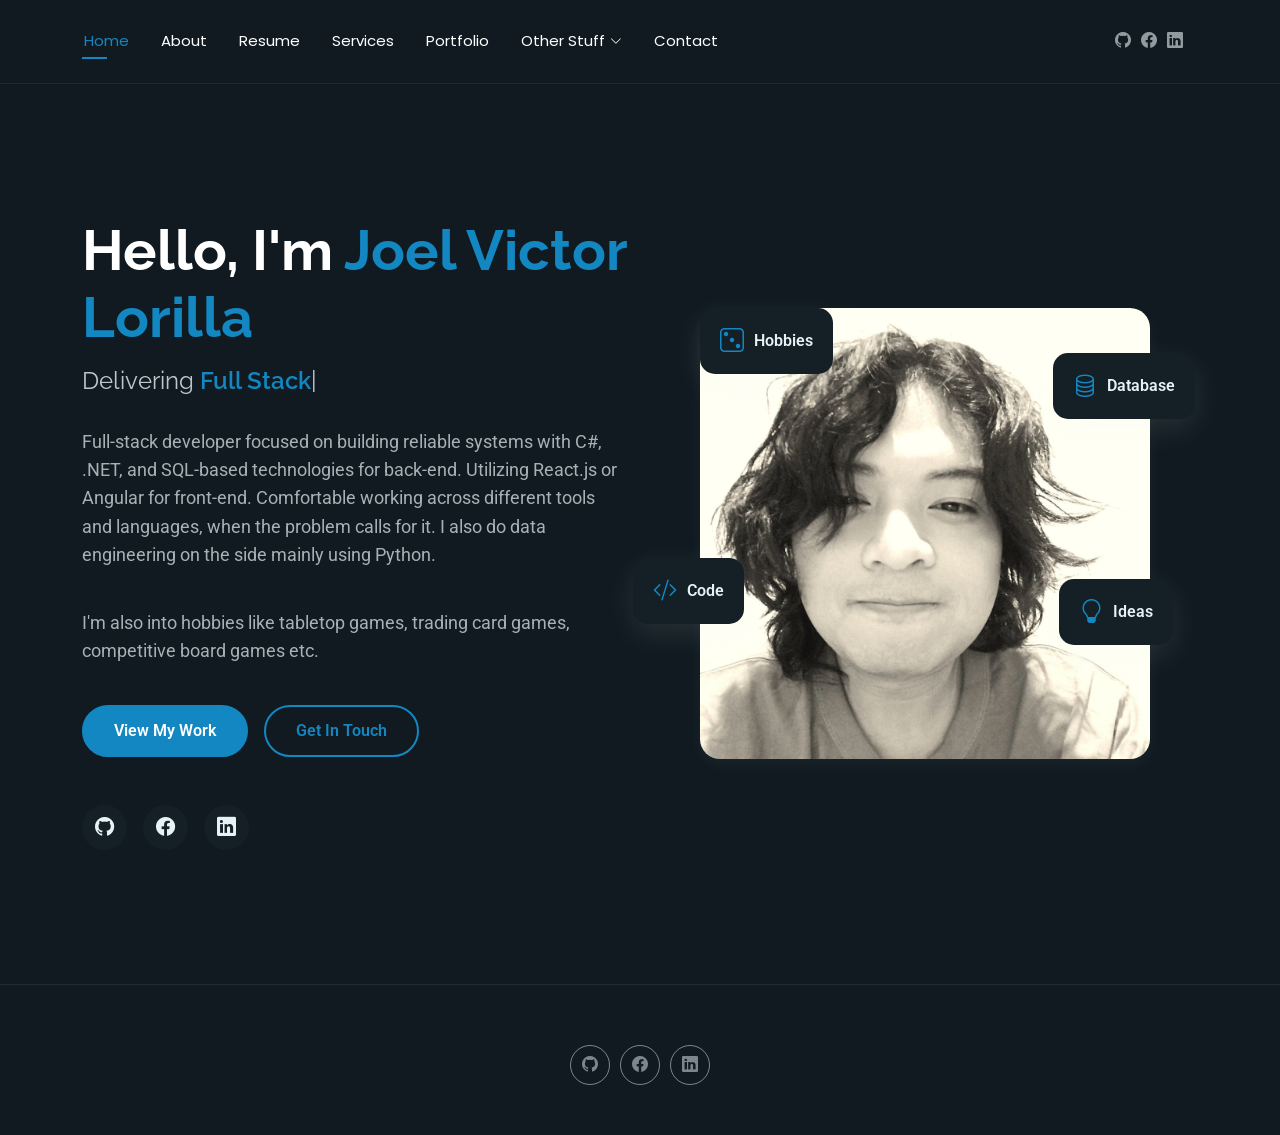
<file: index.html>
<!DOCTYPE html>
<html lang="en">

<head>
  <meta charset="utf-8">
  <meta content="width=device-width, initial-scale=1.0" name="viewport">
  <title>Joel Victor Lorilla | Home</title>
  <meta name="description" content="">
  <meta name="keywords" content="">

  <!-- Favicons -->
  <link href="assets/img/favicon_J_minimal.png" rel="icon">
  <link href="assets/img/apple-touch-icon.png" rel="apple-touch-icon">

  <!-- Fonts -->
  <link href="https://fonts.googleapis.com" rel="preconnect">
  <link href="https://fonts.gstatic.com" rel="preconnect" crossorigin>
  <link href="https://fonts.googleapis.com/css2?family=Roboto:ital,wght@0,100;0,300;0,400;0,500;0,700;0,900;1,100;1,300;1,400;1,500;1,700;1,900&family=Poppins:ital,wght@0,100;0,200;0,300;0,400;0,500;0,600;0,700;0,800;0,900;1,100;1,200;1,300;1,400;1,500;1,600;1,700;1,800;1,900&family=Raleway:ital,wght@0,100;0,200;0,300;0,400;0,500;0,600;0,700;0,800;0,900;1,100;1,200;1,300;1,400;1,500;1,600;1,700;1,800;1,900&display=swap" rel="stylesheet">

  <!-- Vendor CSS Files -->
  <link href="assets/vendor/bootstrap/css/bootstrap.min.css" rel="stylesheet">
  <link href="assets/vendor/bootstrap-icons/bootstrap-icons.css" rel="stylesheet">
  <link href="assets/vendor/aos/aos.css" rel="stylesheet">
  <link href="assets/vendor/swiper/swiper-bundle.min.css" rel="stylesheet">
  <link href="assets/vendor/glightbox/css/glightbox.min.css" rel="stylesheet">

  <!-- Main CSS File -->
  <link href="assets/css/main.css" rel="stylesheet">
</head>

<body class="index-page">

  <header id="header" class="header d-flex align-items-center light-background sticky-top">
    <div class="container position-relative d-flex align-items-center justify-content-between">

      <nav id="navmenu" class="navmenu">
        <ul>
          <li><a href="index.html">Home</a></li>
          <li><a href="about.html">About</a></li>
          <li><a href="resume.html">Resume</a></li>
          <li><a href="services.html">Services</a></li>
          <li><a href="portfolio.html">Portfolio</a></li>

          <!-- Dropdown Menu -->
          <li class="dropdown"><a href="#"><span>Other Stuff</span> <i class="bi bi-chevron-down toggle-dropdown"></i></a>
            <ul>
              <li class="dropdown"><a href="#"><span>Hobbies (Coming soon-ish...)</span> <i class="bi bi-chevron-down toggle-dropdown"></i></a>
                <ul>
                  <li><a href="#">BeyBlade X</a></li>
                  <li><a href="#">Magic: The Gathering</a></li>
                  <li><a href="#">Pokemon TCG</a></li>
                  <li><a href="#">Unmatched</a></li>
                </ul>
              </li>
            </ul>
          </li>
          <!-- End of Dropdown Menu -->

          <li><a href="contact.html">Contact</a></li>
        </ul>
        <i class="mobile-nav-toggle d-xl-none bi bi-list"></i>
      </nav>

      <div class="header-social-links">
        <a href="https://github.com/ShikaSan" class="github"><i class="bi bi-github"></i></a>
        <a href="https://web.facebook.com/4leafcloveryotsuba/" class="facebook"><i class="bi bi-facebook"></i></a>
        <a href="https://www.linkedin.com/in/joel-victor-lorilla-631883193" class="linkedin"><i class="bi bi-linkedin"></i></a>
      </div>

    </div>
  </header>

  <main class="main">

    <!-- Hero Section -->
    <section id="hero" class="hero section">

      <div class="container" data-aos="fade-up" data-aos-delay="100">

        <div class="row gy-4 align-items-center">
          <div class="col-lg-6 order-2 order-lg-1">
            <div class="hero-content">
              <h1 data-aos="fade-up" data-aos-delay="200">Hello, I'm <span class="highlight">Joel Victor Lorilla</span></h1>
              <h2 data-aos="fade-up" data-aos-delay="300">Delivering <span class="typed" data-typed-items="Full Stack Development, Database Management, Data Engineering"></span></h2>
              <p data-aos="fade-up" data-aos-delay="400">Full-stack developer focused on building reliable systems with C#, .NET, and SQL-based technologies for back-end. Utilizing React.js or Angular for front-end. Comfortable working across different tools and languages, when the problem calls for it. I also do data engineering on the side mainly using Python.</p>
                
              <p>I'm also into hobbies like tabletop games, trading card games, competitive board games etc.</p>
              <div class="hero-actions" data-aos="fade-up" data-aos-delay="500">
                <a href="portfolio.html" class="btn btn-primary">View My Work</a>
                <a href="contact.html" class="btn btn-outline">Get In Touch</a>
              </div>
              <div class="social-links" data-aos="fade-up" data-aos-delay="600">
                <a href="https://github.com/ShikaSan"><i class="bi bi-github"></i></a>
                <a href="https://web.facebook.com/4leafcloveryotsuba/"><i class="bi bi-facebook"></i></a>
                <a href="https://www.linkedin.com/in/joel-victor-lorilla-631883193"><i class="bi bi-linkedin"></i></a>
              </div>
            </div>
          </div>
          <div class="col-lg-6 order-1 order-lg-2">
            <div class="hero-image" data-aos="zoom-in" data-aos-delay="300">
              <div class="image-wrapper">
                <img src="assets/img/profile/me.webp" alt="Joel Victor Lorilla" class="img-fluid">
                <div class="floating-elements">
                  <div class="floating-card design" data-aos="fade-left" data-aos-delay="700">
                    <i class="bi bi-database"></i>
                    <span>Database</span>
                  </div>
                  <div class="floating-card code" data-aos="fade-right" data-aos-delay="800">
                    <i class="bi bi-code-slash"></i>
                    <span>Code</span>
                  </div>
                  <div class="floating-card creativity" data-aos="fade-up" data-aos-delay="900">
                    <i class="bi bi-lightbulb"></i>
                    <span>Ideas</span>
                  </div>
                  <div class="floating-card hobby" data-aos="fade-up" data-aos-delay="900">
                    <i class="bi bi-dice-3"></i>
                    <span>Hobbies</span>
                  </div>
                </div>
              </div>
            </div>
          </div>
        </div>

      </div>

    </section><!-- /Hero Section -->

  </main>

  <footer id="footer" class="footer">

    <div class="container">
      <div class="copyright text-center ">
        <!-- <p>© <span>Copyright</span> <strong class="px-1 sitename">FolioOne</strong> <span>All Rights Reserved<br></span></p> -->
      </div>
      <div class="social-links d-flex justify-content-center">
        <a href="https://github.com/ShikaSan"><i class="bi bi-github"></i></a>
        <a href="https://web.facebook.com/4leafcloveryotsuba/"><i class="bi bi-facebook"></i></a>
        <a href="https://www.linkedin.com/in/joel-victor-lorilla-631883193"><i class="bi bi-linkedin"></i></a>
      </div>
      <div class="credits">
      </div>
    </div>

  </footer>

  <!-- Scroll Top -->
  <a href="#" id="scroll-top" class="scroll-top d-flex align-items-center justify-content-center"><i class="bi bi-arrow-up-short"></i></a>

  <!-- Preloader -->
  <div id="preloader"></div>

  <!-- Vendor JS Files -->
  <script src="assets/vendor/bootstrap/js/bootstrap.bundle.min.js"></script>
  <script src="assets/vendor/php-email-form/validate.js"></script>
  <script src="assets/vendor/aos/aos.js"></script>
  <script src="assets/vendor/typed.js/typed.umd.js"></script>
  <script src="assets/vendor/waypoints/noframework.waypoints.js"></script>
  <script src="assets/vendor/purecounter/purecounter_vanilla.js"></script>
  <script src="assets/vendor/swiper/swiper-bundle.min.js"></script>
  <script src="assets/vendor/imagesloaded/imagesloaded.pkgd.min.js"></script>
  <script src="assets/vendor/isotope-layout/isotope.pkgd.min.js"></script>
  <script src="assets/vendor/glightbox/js/glightbox.min.js"></script>

  <!-- Main JS File -->
  <script src="assets/js/main.js"></script>

</body>

</html>
</file>
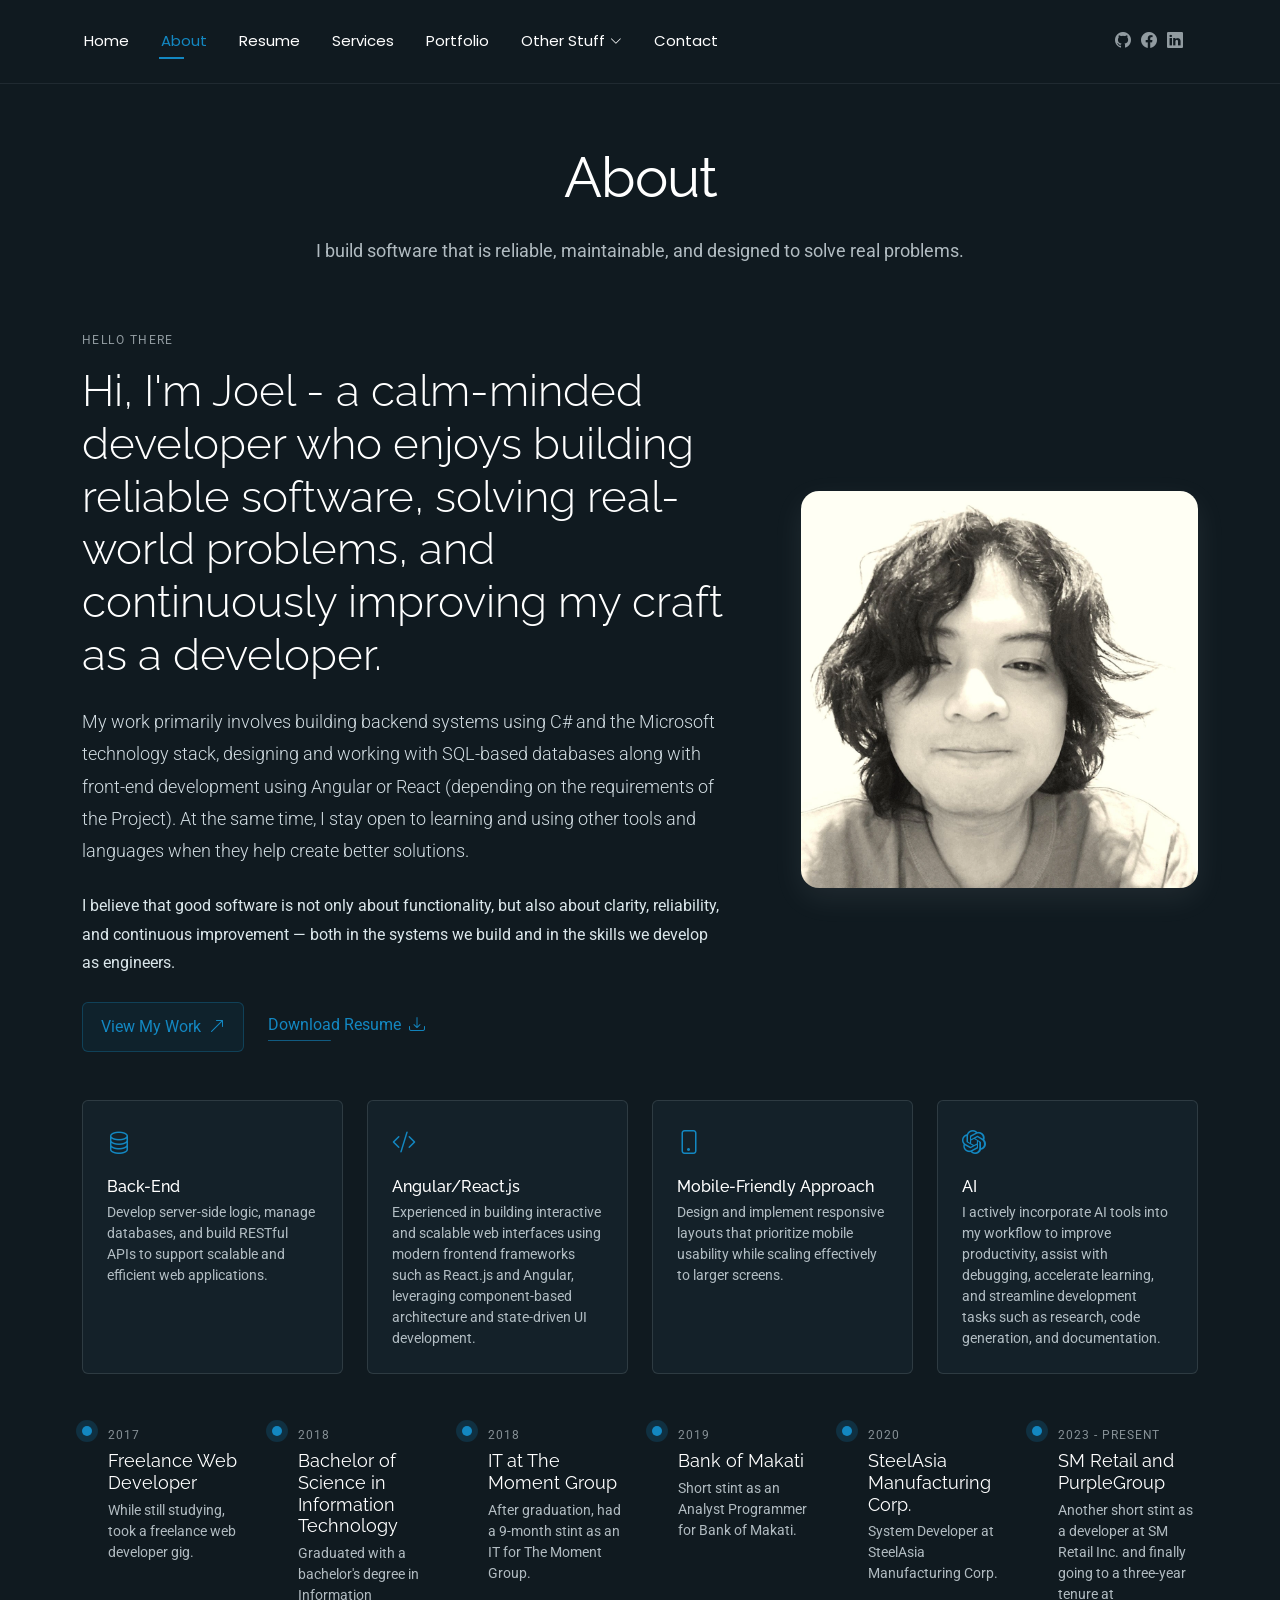
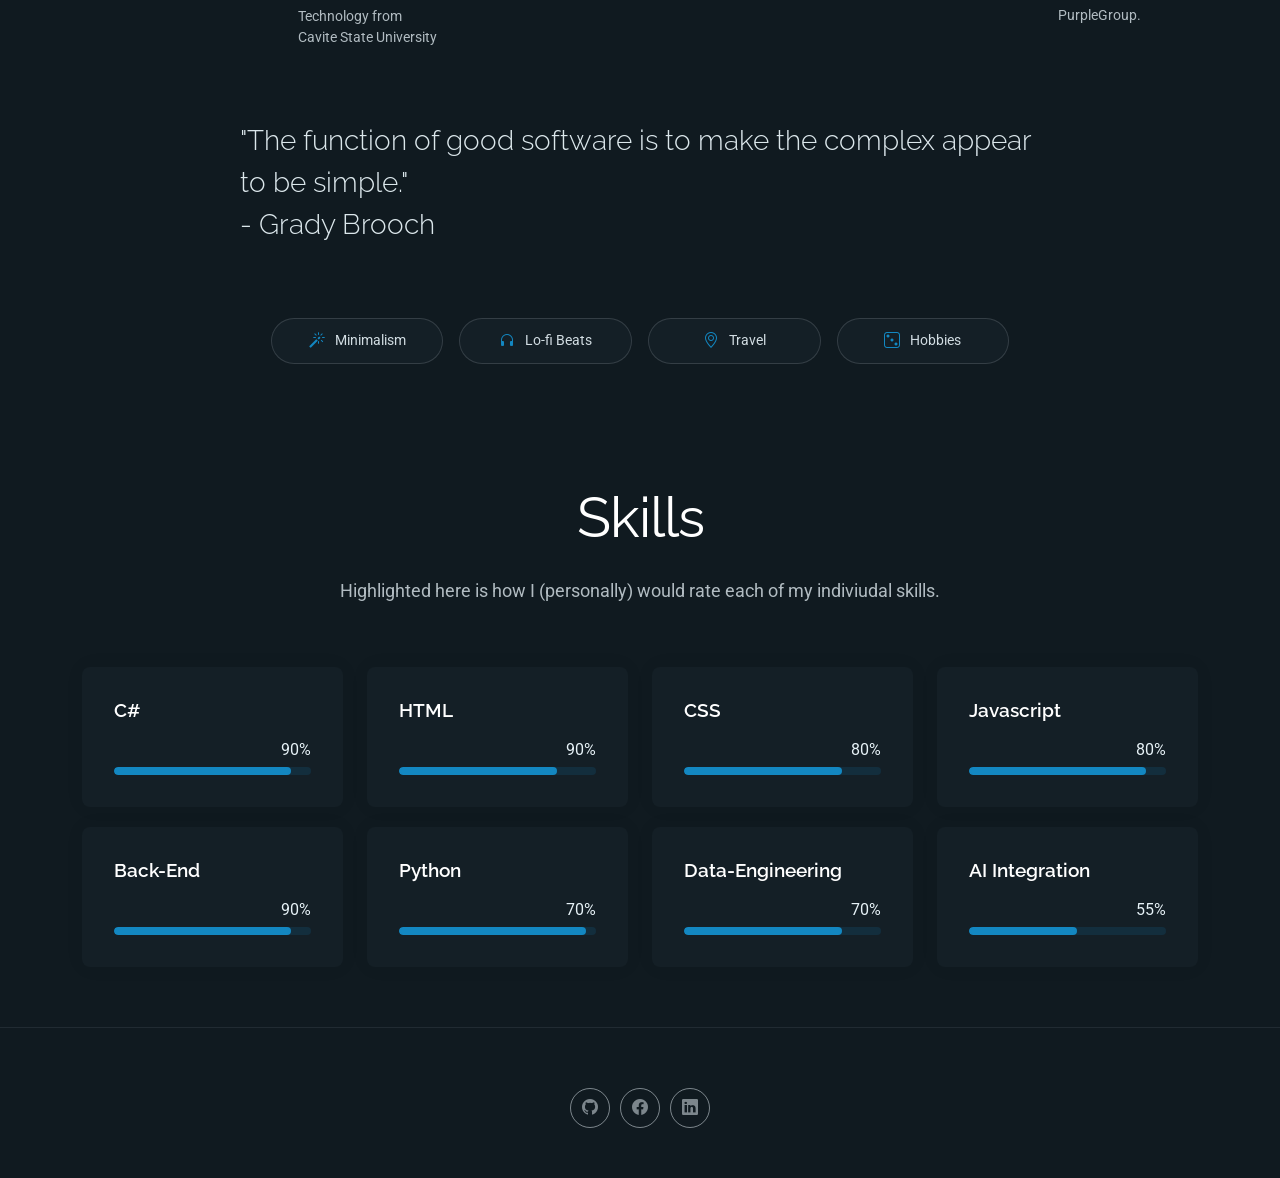
<file: about.html>
<!DOCTYPE html>
<html lang="en">

<head>
  <meta charset="utf-8">
  <meta content="width=device-width, initial-scale=1.0" name="viewport">
  <title>Joel Victor Lorilla | About</title>
  <meta name="description" content="">
  <meta name="keywords" content="">

  <!-- Favicons -->
  <link href="assets/img/favicon_J_minimal.png" rel="icon">
  <link href="assets/img/apple-touch-icon.png" rel="apple-touch-icon">

  <!-- Fonts -->
  <link href="https://fonts.googleapis.com" rel="preconnect">
  <link href="https://fonts.gstatic.com" rel="preconnect" crossorigin>
  <link href="https://fonts.googleapis.com/css2?family=Roboto:ital,wght@0,100;0,300;0,400;0,500;0,700;0,900;1,100;1,300;1,400;1,500;1,700;1,900&family=Poppins:ital,wght@0,100;0,200;0,300;0,400;0,500;0,600;0,700;0,800;0,900;1,100;1,200;1,300;1,400;1,500;1,600;1,700;1,800;1,900&family=Raleway:ital,wght@0,100;0,200;0,300;0,400;0,500;0,600;0,700;0,800;0,900;1,100;1,200;1,300;1,400;1,500;1,600;1,700;1,800;1,900&display=swap" rel="stylesheet">

  <!-- Vendor CSS Files -->
  <link href="assets/vendor/bootstrap/css/bootstrap.min.css" rel="stylesheet">
  <link href="assets/vendor/bootstrap-icons/bootstrap-icons.css" rel="stylesheet">
  <link href="assets/vendor/aos/aos.css" rel="stylesheet">
  <link href="assets/vendor/swiper/swiper-bundle.min.css" rel="stylesheet">
  <link href="assets/vendor/glightbox/css/glightbox.min.css" rel="stylesheet">

  <!-- Main CSS File -->
  <link href="assets/css/main.css" rel="stylesheet">
</head>

<body class="about-page">

  <header id="header" class="header d-flex align-items-center light-background sticky-top">
    <div class="container position-relative d-flex align-items-center justify-content-between">

      <nav id="navmenu" class="navmenu">
        <ul>
          <li><a href="index.html">Home</a></li>
          <li><a href="about.html">About</a></li>
          <li><a href="resume.html">Resume</a></li>
          <li><a href="services.html">Services</a></li>
          <li><a href="portfolio.html">Portfolio</a></li>

          <!-- Dropdown Menu -->
          <li class="dropdown"><a href="#"><span>Other Stuff</span> <i class="bi bi-chevron-down toggle-dropdown"></i></a>
            <ul>
              <li class="dropdown"><a href="#"><span>Hobbies (Coming soon-ish...)</span> <i class="bi bi-chevron-down toggle-dropdown"></i></a>
                <ul>
                  <li><a href="#">BeyBlade X</a></li>
                  <li><a href="#">Magic: The Gathering</a></li>
                  <li><a href="#">Pokemon TCG</a></li>
                  <li><a href="#">Unmatched</a></li>
                </ul>
              </li>
            </ul>
          </li>
          <!-- End of Dropdown Menu -->

          <li><a href="contact.html">Contact</a></li>
        </ul>
        <i class="mobile-nav-toggle d-xl-none bi bi-list"></i>
      </nav>

      <div class="header-social-links">
        <a href="https://github.com/ShikaSan" class="github"><i class="bi bi-github"></i></a>
        <a href="https://web.facebook.com/4leafcloveryotsuba/" class="facebook"><i class="bi bi-facebook"></i></a>
        <a href="https://www.linkedin.com/in/joel-victor-lorilla-631883193" class="linkedin"><i class="bi bi-linkedin"></i></a>
      </div>

    </div>
  </header>

  <main class="main">

    <!-- About Section -->
    <section id="about" class="about section">

      <!-- Section Title -->
      <div class="container section-title" data-aos="fade-up">
        <h2>About</h2>
        <p>I build software that is reliable, maintainable, and designed to solve real problems.</p>
      </div><!-- End Section Title -->

      <div class="container" data-aos="fade-up" data-aos-delay="100">

        <!-- Intro + Photo -->
        <div class="row align-items-center justify-content-between gy-5 mb-5">
          <div class="col-lg-7" data-aos="fade-right" data-aos-delay="150">
            <div class="intro-content">
              <span class="eyebrow">Hello there</span>
              <h2 class="headline">Hi, I'm Joel - a calm-minded developer who enjoys building reliable software, solving real-world problems, and continuously improving my craft as a developer.</h2>
              <p class="lead">
                My work primarily involves building backend systems using C# and the Microsoft technology stack, designing and working with SQL-based databases along with front-end development using Angular or React (depending on the requirements of the Project). At the same time, I stay open to learning and using other tools and languages when they help create better solutions.
              </p>
              <p>
                I believe that good software is not only about functionality, but also about clarity, reliability, and continuous improvement — both in the systems we build and in the skills we develop as engineers.
              </p>

              <div class="cta-group">
                <a href="portfolio.html" class="btn-ghost">
                  View My Work <i class="bi bi-arrow-up-right"></i>
                </a>
                <a href="download/Joel_Lorilla_Resume.pdf" download="Joel_Lorilla.pdf" class="link-underline">
                  Download Resume <i class="bi bi-download"></i>
                </a>
              </div>
            </div>
          </div>

          <div class="col-lg-5" data-aos="zoom-in" data-aos-delay="250">
            <figure class="profile-figure text-center text-lg-end">
              <img src="assets/img/profile/me.webp" alt="Joel Victor Lorilla" class="img-fluid profile-photo">
            </figure>
          </div>
        </div>
        <!-- End Intro + Photo -->

        <!-- Skills Grid -->
        <div class="mb-5">
          <div class="row g-4">
            <div class="col-6 col-md-4 col-lg-3" data-aos="fade-up" data-aos-delay="120">
              <div class="skill-item">
                <i class="bi bi-database"></i>
                <h3>Back-End</h3>
                <p>Develop server-side logic, manage databases, and build RESTful APIs to support scalable and efficient web applications.</p>
              </div>
            </div>
            <div class="col-6 col-md-4 col-lg-3" data-aos="fade-up" data-aos-delay="180">
              <div class="skill-item">
                <i class="bi bi-code-slash"></i>
                <h3>Angular/React.js</h3>
                <p>Experienced in building interactive and scalable web interfaces using modern frontend frameworks such as React.js and Angular, leveraging component-based architecture and state-driven UI development.</p>
              </div>
            </div>
            <div class="col-6 col-md-4 col-lg-3" data-aos="fade-up" data-aos-delay="240">
              <div class="skill-item">
                <i class="bi bi-phone"></i>
                <h3>Mobile-Friendly Approach</h3>
                <p>Design and implement responsive layouts that prioritize mobile usability while scaling effectively to larger screens.</p>
              </div>
            </div>
            <div class="col-6 col-md-4 col-lg-3" data-aos="fade-up" data-aos-delay="300">
              <div class="skill-item">
                <i class="bi bi-openai"></i>
                <h3>AI</h3>
                <p>I actively incorporate AI tools into my workflow to improve productivity, assist with debugging, accelerate learning, and streamline development tasks such as research, code generation, and documentation.</p>
              </div>
            </div>
          </div>
        </div>
        <!-- End Skills Grid -->

        <!-- Journey Timeline -->
        <div class="mb-5">
          <div class="row g-4">
            <div class="col-md-6 col-lg-2" data-aos="fade-up" data-aos-delay="120">
              <article class="timeline-item">
                <span class="dot"></span>
                <time>2017</time>
                <h4>Freelance Web Developer</h4>
                <p>While still studying, took a freelance web developer gig.</p>
              </article>
            </div>
            <div class="col-md-6 col-lg-2" data-aos="fade-up" data-aos-delay="180">
              <article class="timeline-item">
                <span class="dot"></span>
                <time>2018</time>
                <h4>Bachelor of Science in Information Technology</h4>
                <p>Graduated with a bachelor's degree in Information Technology from Cavite State University</p>
              </article>
            </div>
            <div class="col-md-6 col-lg-2" data-aos="fade-up" data-aos-delay="240">
              <article class="timeline-item">
                <span class="dot"></span>
                <time>2018</time>
                <h4>IT at The Moment Group</h4>
                <p>After graduation, had a 9-month stint as an IT for The Moment Group.</p>
              </article>
            </div>
            <div class="col-md-6 col-lg-2" data-aos="fade-up" data-aos-delay="300">
              <article class="timeline-item">
                <span class="dot"></span>
                <time>2019</time>
                <h4>Bank of Makati</h4>
                <p>Short stint as an Analyst Programmer for Bank of Makati.</p>
              </article>
            </div>
            <div class="col-md-6 col-lg-2" data-aos="fade-up" data-aos-delay="300">
              <article class="timeline-item">
                <span class="dot"></span>
                <time>2020</time>
                <h4>SteelAsia Manufacturing Corp.</h4>
                <p>System Developer at SteelAsia Manufacturing Corp.</p>
              </article>
            </div>
            <div class="col-md-6 col-lg-2" data-aos="fade-up" data-aos-delay="300">
              <article class="timeline-item">
                <span class="dot"></span>
                <time>2023 - Present</time>
                <h4>SM Retail and PurpleGroup</h4>
                <p>Another short stint as a developer at SM Retail Inc. and finally going to a three-year tenure at PurpleGroup.</p>
              </article>
            </div>
          </div>
        </div>
        <!-- End Journey Timeline -->

        <!-- Quote -->
        <blockquote class="personal-quote mb-5" data-aos="fade-down" data-aos-delay="200">
          <p>"The function of good software is to make the complex appear to be simple."</p>
          <p>- Grady Brooch</p>
        </blockquote>
        <!-- End Quote -->

        <!-- Fun Facts -->
        <div class="row g-3 justify-content-center">
          <div class="col-6 col-md-3 col-lg-2" data-aos="zoom-in" data-aos-delay="120">
            <div class="fact-pill">
              <i class="bi bi-magic"></i>
              <span>Minimalism</span>
            </div>
          </div>
          <div class="col-6 col-md-3 col-lg-2" data-aos="zoom-in" data-aos-delay="160">
            <div class="fact-pill">
              <i class="bi bi-headphones"></i>
              <span>Lo-fi Beats</span>
            </div>
          </div>
          <div class="col-6 col-md-3 col-lg-2" data-aos="zoom-in" data-aos-delay="200">
            <div class="fact-pill">
              <i class="bi bi-geo-alt"></i>
              <span>Travel</span>
            </div>
          </div>
          <div class="col-6 col-md-3 col-lg-2" data-aos="zoom-in" data-aos-delay="240">
            <div class="fact-pill">
              <i class="bi bi-dice-3"></i>
              <span>Hobbies</span>
            </div>
          </div>
        </div>
        <!-- End Fun Facts -->

      </div>

    </section><!-- /About Section -->

    <!-- Skills Section -->
    <section id="skills" class="skills section">

      <!-- Section Title -->
      <div class="container section-title" data-aos="fade-up">
        <h2>Skills</h2>
        <p>Highlighted here is how I (personally) would rate each of my indiviudal skills.</p>
      </div><!-- End Section Title -->

      <div class="container" data-aos="fade-up" data-aos-delay="100">

        <div class="row g-4 skills-animation skills-row-1">

          <div class="col-md-6 col-lg-3" data-aos="fade-up" data-aos-delay="100">
            <div class="skill-box">
              <h3>C#</h3>
              <span class="text-end d-block">90%</span>
              <div class="progress">
                <div class="progress-bar" role="progressbar" aria-valuenow="90" aria-valuemin="0" aria-valuemax="100"></div>
              </div>
            </div>
          </div>

          <div class="col-md-6 col-lg-3" data-aos="fade-up" data-aos-delay="200">
            <div class="skill-box">
              <h3>HTML</h3>
              <span class="text-end d-block">90%</span>
              <div class="progress">
                <div class="progress-bar" role="progressbar" aria-valuenow="80" aria-valuemin="0" aria-valuemax="100"></div>
              </div>
            </div>
          </div>

          <div class="col-md-6 col-lg-3" data-aos="fade-up" data-aos-delay="300">
            <div class="skill-box">
              <h3>CSS</h3>
              <span class="text-end d-block">80%</span>
              <div class="progress">
                <div class="progress-bar" role="progressbar" aria-valuenow="80" aria-valuemin="0" aria-valuemax="100"></div>
              </div>
            </div>
          </div>

          <div class="col-md-6 col-lg-3" data-aos="fade-up" data-aos-delay="400">
            <div class="skill-box">
              <h3>Javascript</h3>
              <span class="text-end d-block">80%</span>
              <div class="progress">
                <div class="progress-bar" role="progressbar" aria-valuenow="90" aria-valuemin="0" aria-valuemax="100">
                </div>
              </div>
            </div>
          </div>

        </div>

        <div class="row g-4 skills-animation skills-row-2">

          <div class="col-md-6 col-lg-3" data-aos="fade-up" data-aos-delay="100">
            <div class="skill-box">
              <h3>Back-End</h3>
              <span class="text-end d-block">90%</span>
              <div class="progress">
                <div class="progress-bar" role="progressbar" aria-valuenow="90" aria-valuemin="0" aria-valuemax="100"></div>
              </div>
            </div>
          </div>

          <div class="col-md-6 col-lg-3" data-aos="fade-up" data-aos-delay="200">
            <div class="skill-box">
              <h3>Python</h3>
              <span class="text-end d-block">70%</span>
              <div class="progress">
                <div class="progress-bar" role="progressbar" aria-valuenow="95" aria-valuemin="0" aria-valuemax="100"></div>
              </div>
            </div>
          </div>

          <div class="col-md-6 col-lg-3" data-aos="fade-up" data-aos-delay="300">
            <div class="skill-box">
              <h3>Data-Engineering</h3>
              <span class="text-end d-block">70%</span>
              <div class="progress">
                <div class="progress-bar" role="progressbar" aria-valuenow="80" aria-valuemin="0" aria-valuemax="100"></div>
              </div>
            </div>
          </div>

          <div class="col-md-6 col-lg-3" data-aos="fade-up" data-aos-delay="400">
            <div class="skill-box">
              <h3>AI Integration</h3>
              <span class="text-end d-block">55%</span>
              <div class="progress">
                <div class="progress-bar" role="progressbar" aria-valuenow="55" aria-valuemin="0" aria-valuemax="100">
                </div>
              </div>
            </div>
          </div>

        </div>

      </div>

    </section><!-- /Skills Section -->

    <!-- Stats Section -->
    <!-- <section id="stats" class="stats section dark-background">

      <div class="container" data-aos="fade-up" data-aos-delay="100">

        <div class="row align-items-center">
          <div class="col-lg-4" data-aos="fade-up" data-aos-delay="200">
            <div class="avatars d-flex align-items-center">
              <img src="assets/img/person/person-m-2.webp" alt="Avatar 1" class="rounded-circle" loading="lazy">
              <img src="assets/img/person/person-m-3.webp" alt="Avatar 2" class="rounded-circle" loading="lazy">
              <img src="assets/img/person/person-f-5.webp" alt="Avatar 3" class="rounded-circle" loading="lazy">
              <img src="assets/img/person/person-m-5.webp" alt="Avatar 4" class="rounded-circle" loading="lazy">
            </div>
          </div>

          <div class="col-lg-8">
            <div class="row counters">
              <div class="col-md-4" data-aos="fade-up" data-aos-delay="300">
                <h2><span data-purecounter-start="0" data-purecounter-end="185" data-purecounter-duration="1" class="purecounter"></span>+</h2>
                <p>Nemo enim ipsam</p>
              </div>

              <div class="col-md-4" data-aos="fade-up" data-aos-delay="400">
                <h2><span data-purecounter-start="0" data-purecounter-end="32" data-purecounter-duration="1" class="purecounter"></span>K</h2>
                <p>Voluptatem sequi</p>
              </div>

              <div class="col-md-4" data-aos="fade-up" data-aos-delay="500">
                <h2><span data-purecounter-start="0" data-purecounter-end="128" data-purecounter-duration="1" class="purecounter"></span>+</h2>
                <p>Dolor sit consectetur</p>
              </div>
            </div>
          </div>
        </div>
      </div>

    </section> -->
    <!-- /Stats Section -->

  </main>

  <footer id="footer" class="footer">

    <div class="container">
      <div class="copyright text-center ">
      </div>
      <div class="social-links d-flex justify-content-center">
        <a href="https://github.com/ShikaSan"><i class="bi bi-github"></i></a>
        <a href="https://web.facebook.com/4leafcloveryotsuba/"><i class="bi bi-facebook"></i></a>
        <a href="https://www.linkedin.com/in/joel-victor-lorilla-631883193"><i class="bi bi-linkedin"></i></a>
      </div>
      <div class="credits">
      </div>
    </div>

  </footer>

  <!-- Scroll Top -->
  <a href="#" id="scroll-top" class="scroll-top d-flex align-items-center justify-content-center"><i class="bi bi-arrow-up-short"></i></a>

  <!-- Preloader -->
  <div id="preloader"></div>

  <!-- Vendor JS Files -->
  <script src="assets/vendor/bootstrap/js/bootstrap.bundle.min.js"></script>
  <script src="assets/vendor/php-email-form/validate.js"></script>
  <script src="assets/vendor/aos/aos.js"></script>
  <script src="assets/vendor/typed.js/typed.umd.js"></script>
  <script src="assets/vendor/waypoints/noframework.waypoints.js"></script>
  <script src="assets/vendor/purecounter/purecounter_vanilla.js"></script>
  <script src="assets/vendor/swiper/swiper-bundle.min.js"></script>
  <script src="assets/vendor/imagesloaded/imagesloaded.pkgd.min.js"></script>
  <script src="assets/vendor/isotope-layout/isotope.pkgd.min.js"></script>
  <script src="assets/vendor/glightbox/js/glightbox.min.js"></script>

  <!-- Main JS File -->
  <script src="assets/js/main.js"></script>

</body>

</html>
</file>
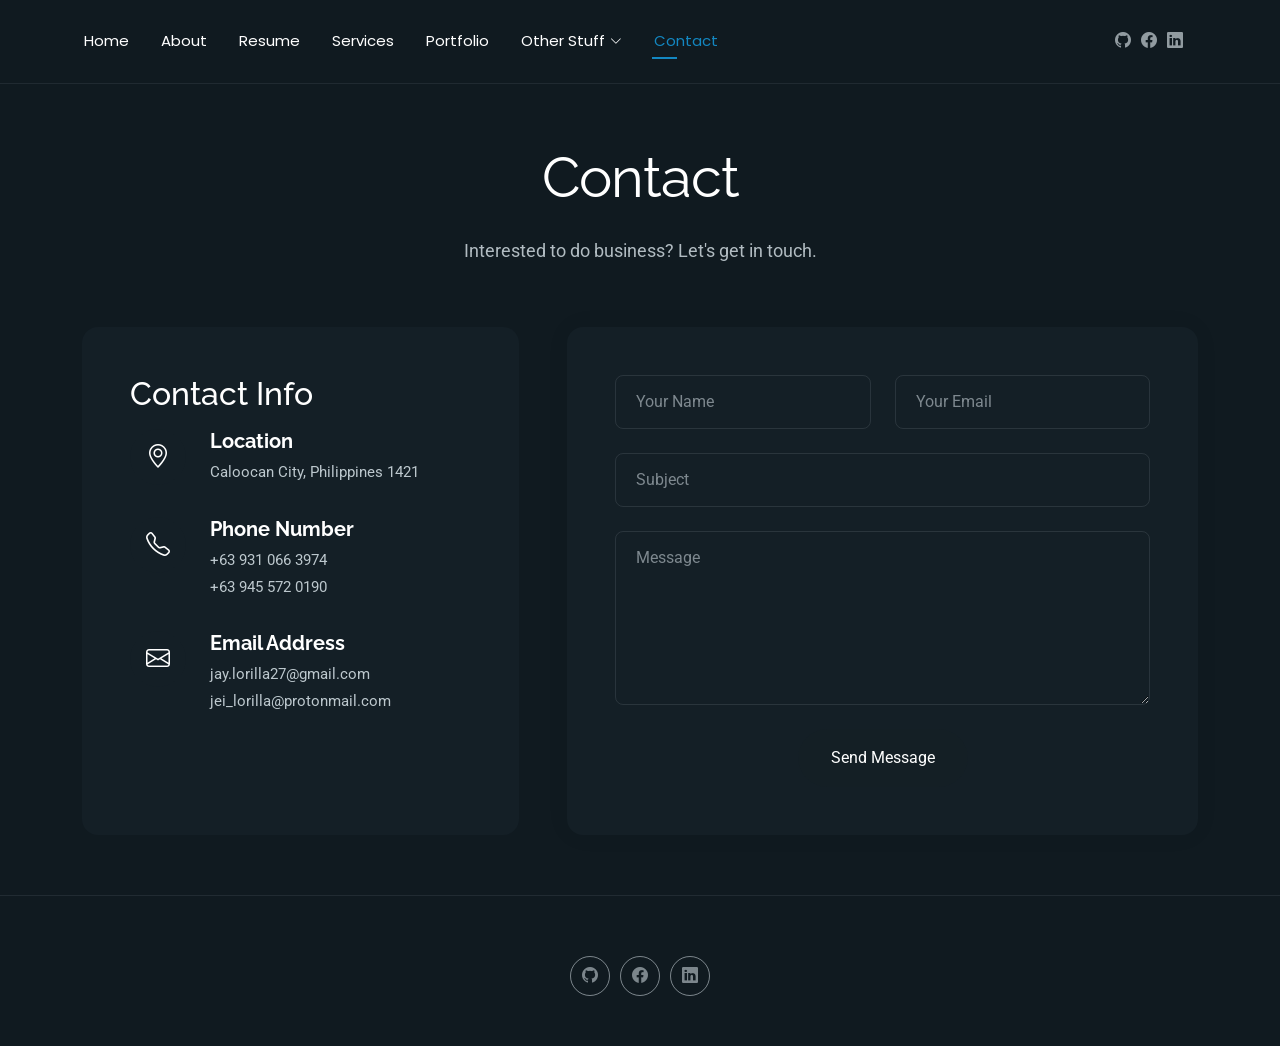
<file: contact.html>
<!DOCTYPE html>
<html lang="en">

<head>
  <meta charset="utf-8">
  <meta content="width=device-width, initial-scale=1.0" name="viewport">
  <title>Joel Victor Lorilla | Contact</title>
  <meta name="description" content="">
  <meta name="keywords" content="">

  <!-- Favicons -->
  <link href="assets/img/favicon_J_minimal.png" rel="icon">
  <link href="assets/img/apple-touch-icon.png" rel="apple-touch-icon">

  <!-- Fonts -->
  <link href="https://fonts.googleapis.com" rel="preconnect">
  <link href="https://fonts.gstatic.com" rel="preconnect" crossorigin>
  <link href="https://fonts.googleapis.com/css2?family=Roboto:ital,wght@0,100;0,300;0,400;0,500;0,700;0,900;1,100;1,300;1,400;1,500;1,700;1,900&family=Poppins:ital,wght@0,100;0,200;0,300;0,400;0,500;0,600;0,700;0,800;0,900;1,100;1,200;1,300;1,400;1,500;1,600;1,700;1,800;1,900&family=Raleway:ital,wght@0,100;0,200;0,300;0,400;0,500;0,600;0,700;0,800;0,900;1,100;1,200;1,300;1,400;1,500;1,600;1,700;1,800;1,900&display=swap" rel="stylesheet">

  <!-- Vendor CSS Files -->
  <link href="assets/vendor/bootstrap/css/bootstrap.min.css" rel="stylesheet">
  <link href="assets/vendor/bootstrap-icons/bootstrap-icons.css" rel="stylesheet">
  <link href="assets/vendor/aos/aos.css" rel="stylesheet">
  <link href="assets/vendor/swiper/swiper-bundle.min.css" rel="stylesheet">
  <link href="assets/vendor/glightbox/css/glightbox.min.css" rel="stylesheet">

  <!-- Main CSS File -->
  <link href="assets/css/main.css" rel="stylesheet">
</head>

<body class="contact-page">

  <header id="header" class="header d-flex align-items-center light-background sticky-top">
    <div class="container position-relative d-flex align-items-center justify-content-between">

      <nav id="navmenu" class="navmenu">
        <ul>
          <li><a href="index.html">Home</a></li>
          <li><a href="about.html">About</a></li>
          <li><a href="resume.html">Resume</a></li>
          <li><a href="services.html">Services</a></li>
          <li><a href="portfolio.html">Portfolio</a></li>

          <!-- Dropdown Menu -->
          <li class="dropdown"><a href="#"><span>Other Stuff</span> <i class="bi bi-chevron-down toggle-dropdown"></i></a>
            <ul>
              <li class="dropdown"><a href="#"><span>Hobbies (Coming soon-ish...)</span> <i class="bi bi-chevron-down toggle-dropdown"></i></a>
                <ul>
                  <li><a href="#">BeyBlade X</a></li>
                  <li><a href="#">Magic: The Gathering</a></li>
                  <li><a href="#">Pokemon TCG</a></li>
                  <li><a href="#">Unmatched</a></li>
                </ul>
              </li>
            </ul>
          </li>
          <!-- End of Dropdown Menu -->

          <li><a href="contact.html">Contact</a></li>
        </ul>
        <i class="mobile-nav-toggle d-xl-none bi bi-list"></i>
      </nav>

      <div class="header-social-links">
        <a href="https://github.com/ShikaSan" class="github"><i class="bi bi-github"></i></a>
        <a href="https://web.facebook.com/4leafcloveryotsuba/" class="facebook"><i class="bi bi-facebook"></i></a>
        <a href="https://www.linkedin.com/in/joel-victor-lorilla-631883193" class="linkedin"><i class="bi bi-linkedin"></i></a>
      </div>

    </div>
  </header>

  <main class="main">

    <!-- Contact Section -->
    <section id="contact" class="contact section">

      <!-- Section Title -->
      <div class="container section-title" data-aos="fade-up">
        <h2>Contact</h2>
        <p>Interested to do business? Let's get in touch.</p>
      </div><!-- End Section Title -->

      <div class="container" data-aos="fade-up" data-aos-delay="100">

        <div class="row g-4 g-lg-5">
          <div class="col-lg-5">
            <div class="info-box" data-aos="fade-up" data-aos-delay="200">
              <h3>Contact Info</h3>

              <div class="info-item" data-aos="fade-up" data-aos-delay="300">
                <div class="icon-box">
                  <i class="bi bi-geo-alt"></i>
                </div>
                <div class="content">
                  <h4>Location</h4>
                  <p>Caloocan City, Philippines 1421</p>
                </div>
              </div>

              <div class="info-item" data-aos="fade-up" data-aos-delay="400">
                <div class="icon-box">
                  <i class="bi bi-telephone"></i>
                </div>
                <div class="content">
                  <h4>Phone Number</h4>
                  <p>+63 931 066 3974</p>
                  <p>+63 945 572 0190</p>
                </div>
              </div>

              <div class="info-item" data-aos="fade-up" data-aos-delay="500">
                <div class="icon-box">
                  <i class="bi bi-envelope"></i>
                </div>
                <div class="content">
                  <h4>Email Address</h4>
                  <p>jay.lorilla27@gmail.com</p>
                  <p>jei_lorilla@protonmail.com</p>
                </div>
              </div>
            </div>
          </div>

          <div class="col-lg-7">
            <div class="contact-form" data-aos="fade-up" data-aos-delay="300">
              <form action="https://formsubmit.co/061839fa5c26137032d53a999857380f" method="POST" data-aos="fade-up" data-aos-delay="200">
                <div class="row gy-4">

                  <div class="col-md-6">
                    <input type="text" name="name" class="form-control" placeholder="Your Name" required="">
                  </div>

                  <div class="col-md-6 ">
                    <input type="email" class="form-control" name="email" placeholder="Your Email" required="">
                  </div>

                  <div class="col-12">
                    <input type="text" class="form-control" name="subject" placeholder="Subject" required="">
                  </div>

                  <div class="col-12">
                    <textarea class="form-control" name="message" rows="6" placeholder="Message" required=""></textarea>
                  </div>
                  
                  <input type="hidden" name="_next" value="https://shikasan.github.io/portfolio/thank-you.html">

                  <div class="col-12 text-center">
                    <button type="submit" class="btn">Send Message</button>
                  </div>

                </div>
              </form>

            </div>
          </div>

        </div>

      </div>

    </section><!-- /Contact Section -->

  </main>

  <footer id="footer" class="footer">

    <div class="container">
      <div class="copyright text-center ">
      </div>
      <div class="social-links d-flex justify-content-center">
        <a href="https://github.com/ShikaSan"><i class="bi bi-github"></i></a>
        <a href="https://web.facebook.com/4leafcloveryotsuba/"><i class="bi bi-facebook"></i></a>
        <a href="https://www.linkedin.com/in/joel-victor-lorilla-631883193"><i class="bi bi-linkedin"></i></a>
      </div>
      <div class="credits">
      </div>
    </div>

  </footer>

  <!-- Scroll Top -->
  <a href="#" id="scroll-top" class="scroll-top d-flex align-items-center justify-content-center"><i class="bi bi-arrow-up-short"></i></a>

  <!-- Preloader -->
  <div id="preloader"></div>

  <!-- Vendor JS Files -->
  <script src="assets/vendor/bootstrap/js/bootstrap.bundle.min.js"></script>
  <script src="assets/vendor/php-email-form/validate.js"></script>
  <script src="assets/vendor/aos/aos.js"></script>
  <script src="assets/vendor/typed.js/typed.umd.js"></script>
  <script src="assets/vendor/waypoints/noframework.waypoints.js"></script>
  <script src="assets/vendor/purecounter/purecounter_vanilla.js"></script>
  <script src="assets/vendor/swiper/swiper-bundle.min.js"></script>
  <script src="assets/vendor/imagesloaded/imagesloaded.pkgd.min.js"></script>
  <script src="assets/vendor/isotope-layout/isotope.pkgd.min.js"></script>
  <script src="assets/vendor/glightbox/js/glightbox.min.js"></script>

  <!-- Main JS File -->
  <script src="assets/js/main.js"></script>

</body>

</html>
</file>
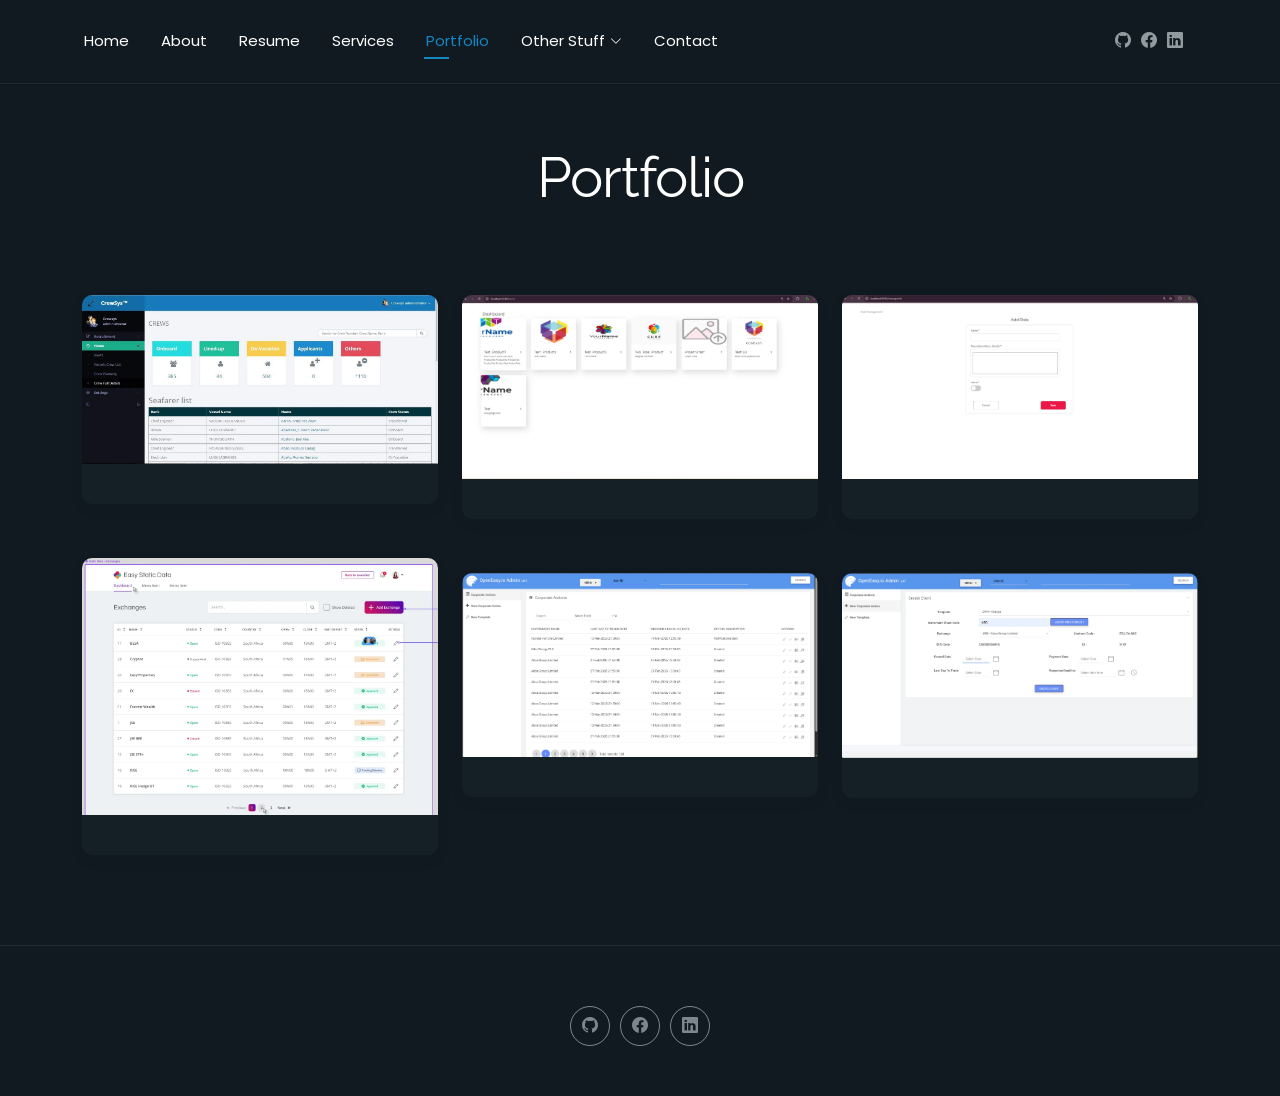
<file: portfolio.html>
<!DOCTYPE html>
<html lang="en">

<head>
  <meta charset="utf-8">
  <meta content="width=device-width, initial-scale=1.0" name="viewport">
  <title>Joel Victor Lorilla | Portfolio</title>
  <meta name="description" content="">
  <meta name="keywords" content="">

  <!-- Favicons -->
  <link href="assets/img/favicon_J_minimal.png" rel="icon">
  <link href="assets/img/apple-touch-icon.png" rel="apple-touch-icon">

  <!-- Fonts -->
  <link href="https://fonts.googleapis.com" rel="preconnect">
  <link href="https://fonts.gstatic.com" rel="preconnect" crossorigin>
  <link href="https://fonts.googleapis.com/css2?family=Roboto:ital,wght@0,100;0,300;0,400;0,500;0,700;0,900;1,100;1,300;1,400;1,500;1,700;1,900&family=Poppins:ital,wght@0,100;0,200;0,300;0,400;0,500;0,600;0,700;0,800;0,900;1,100;1,200;1,300;1,400;1,500;1,600;1,700;1,800;1,900&family=Raleway:ital,wght@0,100;0,200;0,300;0,400;0,500;0,600;0,700;0,800;0,900;1,100;1,200;1,300;1,400;1,500;1,600;1,700;1,800;1,900&display=swap" rel="stylesheet">

  <!-- Vendor CSS Files -->
  <link href="assets/vendor/bootstrap/css/bootstrap.min.css" rel="stylesheet">
  <link href="assets/vendor/bootstrap-icons/bootstrap-icons.css" rel="stylesheet">
  <link href="assets/vendor/aos/aos.css" rel="stylesheet">
  <link href="assets/vendor/swiper/swiper-bundle.min.css" rel="stylesheet">
  <link href="assets/vendor/glightbox/css/glightbox.min.css" rel="stylesheet">

  <!-- Main CSS File -->
  <link href="assets/css/main.css" rel="stylesheet">
</head>

<body class="portfolio-page">

  <header id="header" class="header d-flex align-items-center light-background sticky-top">
    <div class="container position-relative d-flex align-items-center justify-content-between">

      <nav id="navmenu" class="navmenu">
        <ul>
          <li><a href="index.html">Home</a></li>
          <li><a href="about.html">About</a></li>
          <li><a href="resume.html">Resume</a></li>
          <li><a href="services.html">Services</a></li>
          <li><a href="portfolio.html">Portfolio</a></li>

          <!-- Dropdown Menu -->
          <li class="dropdown"><a href="#"><span>Other Stuff</span> <i class="bi bi-chevron-down toggle-dropdown"></i></a>
            <ul>
              <li class="dropdown"><a href="#"><span>Hobbies (Coming soon-ish...)</span> <i class="bi bi-chevron-down toggle-dropdown"></i></a>
                <ul>
                  <li><a href="#">BeyBlade X</a></li>
                  <li><a href="#">Magic: The Gathering</a></li>
                  <li><a href="#">Pokemon TCG</a></li>
                  <li><a href="#">Unmatched</a></li>
                </ul>
              </li>
            </ul>
          </li>
          <!-- End of Dropdown Menu -->

          <li><a href="contact.html">Contact</a></li>
        </ul>
        <i class="mobile-nav-toggle d-xl-none bi bi-list"></i>
      </nav>

      <div class="header-social-links">
        <a href="https://github.com/ShikaSan" class="github"><i class="bi bi-github"></i></a>
        <a href="https://web.facebook.com/4leafcloveryotsuba/" class="facebook"><i class="bi bi-facebook"></i></a>
        <a href="https://www.linkedin.com/in/joel-victor-lorilla-631883193" class="linkedin"><i class="bi bi-linkedin"></i></a>
      </div>

    </div>
  </header>

  <main class="main">

    <!-- Portfolio Section -->
    <section id="portfolio" class="portfolio section">

      <!-- Section Title -->
      <div class="container section-title" data-aos="fade-up">
        <h2>Portfolio</h2>
      </div><!-- End Section Title -->

      <div class="container" data-aos="fade-up" data-aos-delay="100">

        <div class="isotope-layout" data-default-filter="*" data-layout="masonry" data-sort="original-order">

          <div class="row gy-4 isotope-container" data-aos="fade-up" data-aos-delay="300">
            <div class="col-lg-4 col-md-6 portfolio-item isotope-item filter-strategy">
              <div class="portfolio-card">
                <div class="portfolio-img">
                  <img src="assets/img/portfolio/crewsys-1.webp" alt="Portfolio Item" class="img-fluid">
                  <div class="portfolio-overlay">
                    <a href="assets/img/portfolio/crewsys-1.webp" class="glightbox portfolio-lightbox"><i class="bi bi-plus"></i></a>
                  </div>
                </div>
                <div class="portfolio-info">
                </div>
              </div>
            </div>

            <div class="col-lg-4 col-md-6 portfolio-item isotope-item filter-finance">
              <div class="portfolio-card">
                <div class="portfolio-img">
                  <img src="assets/img/portfolio/for-portfolio-1.webp" alt="Portfolio Item" class="img-fluid">
                  <div class="portfolio-overlay">
                    <a href="assets/img/portfolio/for-portfolio-1.webp" class="glightbox portfolio-lightbox"><i class="bi bi-plus"></i></a>
                  </div>
                </div>
                <div class="portfolio-info">
                </div>
              </div>
            </div>

            <div class="col-lg-4 col-md-6 portfolio-item isotope-item filter-operations">
              <div class="portfolio-card">
                <div class="portfolio-img">
                  <img src="assets/img/portfolio/for-portfolio-2.webp" alt="Portfolio Item" class="img-fluid">
                  <div class="portfolio-overlay">
                    <a href="assets/img/portfolio/for-portfolio-2.webp" class="glightbox portfolio-lightbox"><i class="bi bi-plus"></i></a>
                  </div>
                </div>
                <div class="portfolio-info">
                </div>
              </div>
            </div>

            <div class="col-lg-4 col-md-6 portfolio-item isotope-item filter-technology">
              <div class="portfolio-card">
                <div class="portfolio-img">
                  <img src="assets/img/portfolio/for-portfolio-3.webp" alt="Portfolio Item" class="img-fluid">
                  <div class="portfolio-overlay">
                    <a href="assets/img/portfolio/for-portfolio-3.webp" class="glightbox portfolio-lightbox"><i class="bi bi-plus"></i></a>
                  </div>
                </div>
                <div class="portfolio-info">
                </div>
              </div>
            </div>

            <div class="col-lg-4 col-md-6 portfolio-item isotope-item filter-strategy">
              <div class="portfolio-card">
                <div class="portfolio-img">
                  <img src="assets/img/portfolio/OpenEasyAdmin_1.webp" alt="Portfolio Item" class="img-fluid">
                  <div class="portfolio-overlay">
                    <a href="assets/img/portfolio/OpenEasyAdmin_1.webp" class="glightbox portfolio-lightbox"><i class="bi bi-plus"></i></a>
                  </div>
                </div>
                <div class="portfolio-info">
                </div>
              </div>
            </div>

            <div class="col-lg-4 col-md-6 portfolio-item isotope-item filter-finance">
              <div class="portfolio-card">
                <div class="portfolio-img">
                  <img src="assets/img/portfolio/OpenEasyAdmin_2.webp" alt="Portfolio Item" class="img-fluid">
                  <div class="portfolio-overlay">
                    <a href="assets/img/portfolio/OpenEasyAdmin_2.webp" class="glightbox portfolio-lightbox"><i class="bi bi-plus"></i></a>
                  </div>
                </div>
                <div class="portfolio-info">
                </div>
              </div>
            </div>
          </div><!-- End Portfolio Items Container -->

        </div>

        <!--<div class="text-center mt-5" data-aos="fade-up" data-aos-delay="400">
          <a href="#portfolio" class="btn btn-primary">View All Case Studies</a>
        </div>-->

      </div>

    </section><!-- /Portfolio Section -->

  </main>

  <footer id="footer" class="footer">

    <div class="container">
      <div class="copyright text-center ">
      </div>
      <div class="social-links d-flex justify-content-center">
        <a href="https://github.com/ShikaSan"><i class="bi bi-github"></i></a>
        <a href="https://web.facebook.com/4leafcloveryotsuba/"><i class="bi bi-facebook"></i></a>
        <a href="https://www.linkedin.com/in/joel-victor-lorilla-631883193"><i class="bi bi-linkedin"></i></a>
      </div>
      <div class="credits">
      </div>
    </div>

  </footer>

  <!-- Scroll Top -->
  <a href="#" id="scroll-top" class="scroll-top d-flex align-items-center justify-content-center"><i class="bi bi-arrow-up-short"></i></a>

  <!-- Preloader -->
  <div id="preloader"></div>

  <!-- Vendor JS Files -->
  <script src="assets/vendor/bootstrap/js/bootstrap.bundle.min.js"></script>
  <script src="assets/vendor/php-email-form/validate.js"></script>
  <script src="assets/vendor/aos/aos.js"></script>
  <script src="assets/vendor/typed.js/typed.umd.js"></script>
  <script src="assets/vendor/waypoints/noframework.waypoints.js"></script>
  <script src="assets/vendor/purecounter/purecounter_vanilla.js"></script>
  <script src="assets/vendor/swiper/swiper-bundle.min.js"></script>
  <script src="assets/vendor/imagesloaded/imagesloaded.pkgd.min.js"></script>
  <script src="assets/vendor/isotope-layout/isotope.pkgd.min.js"></script>
  <script src="assets/vendor/glightbox/js/glightbox.min.js"></script>

  <!-- Main JS File -->
  <script src="assets/js/main.js"></script>

</body>

</html>
</file>
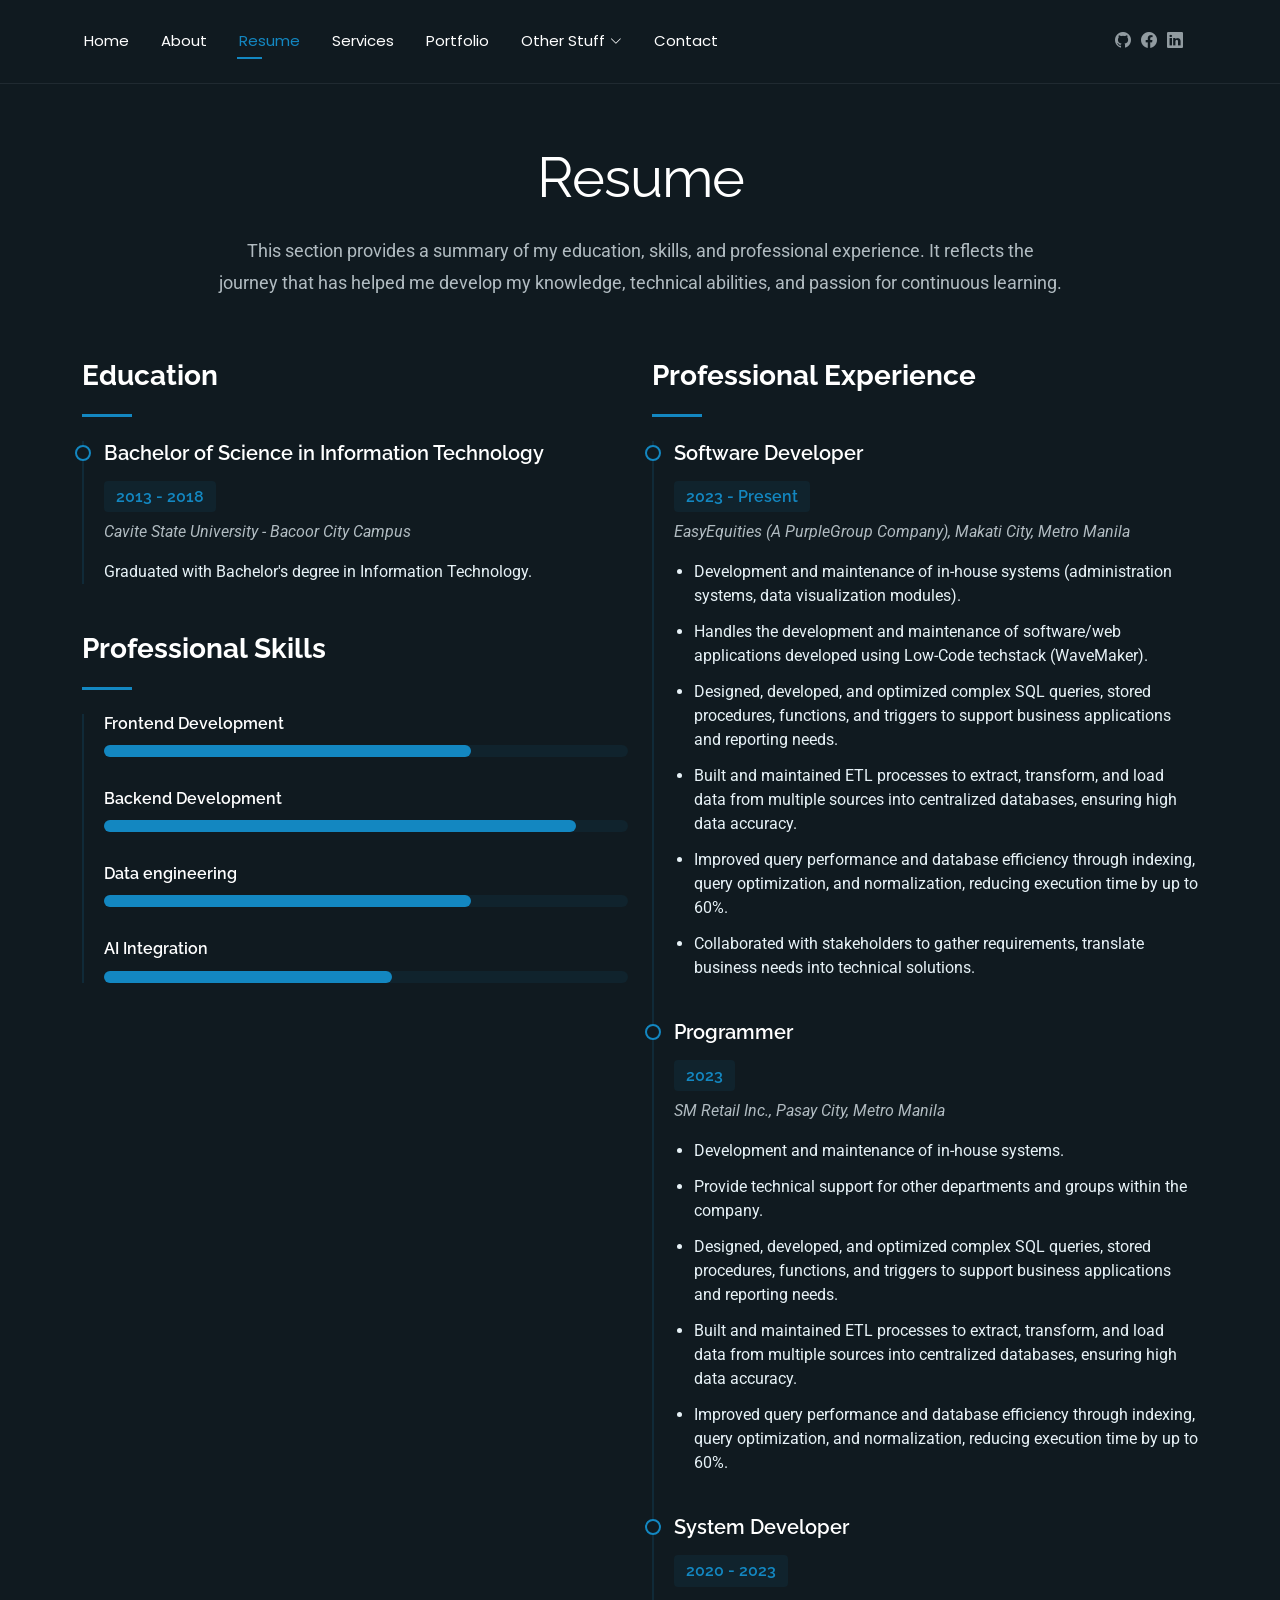
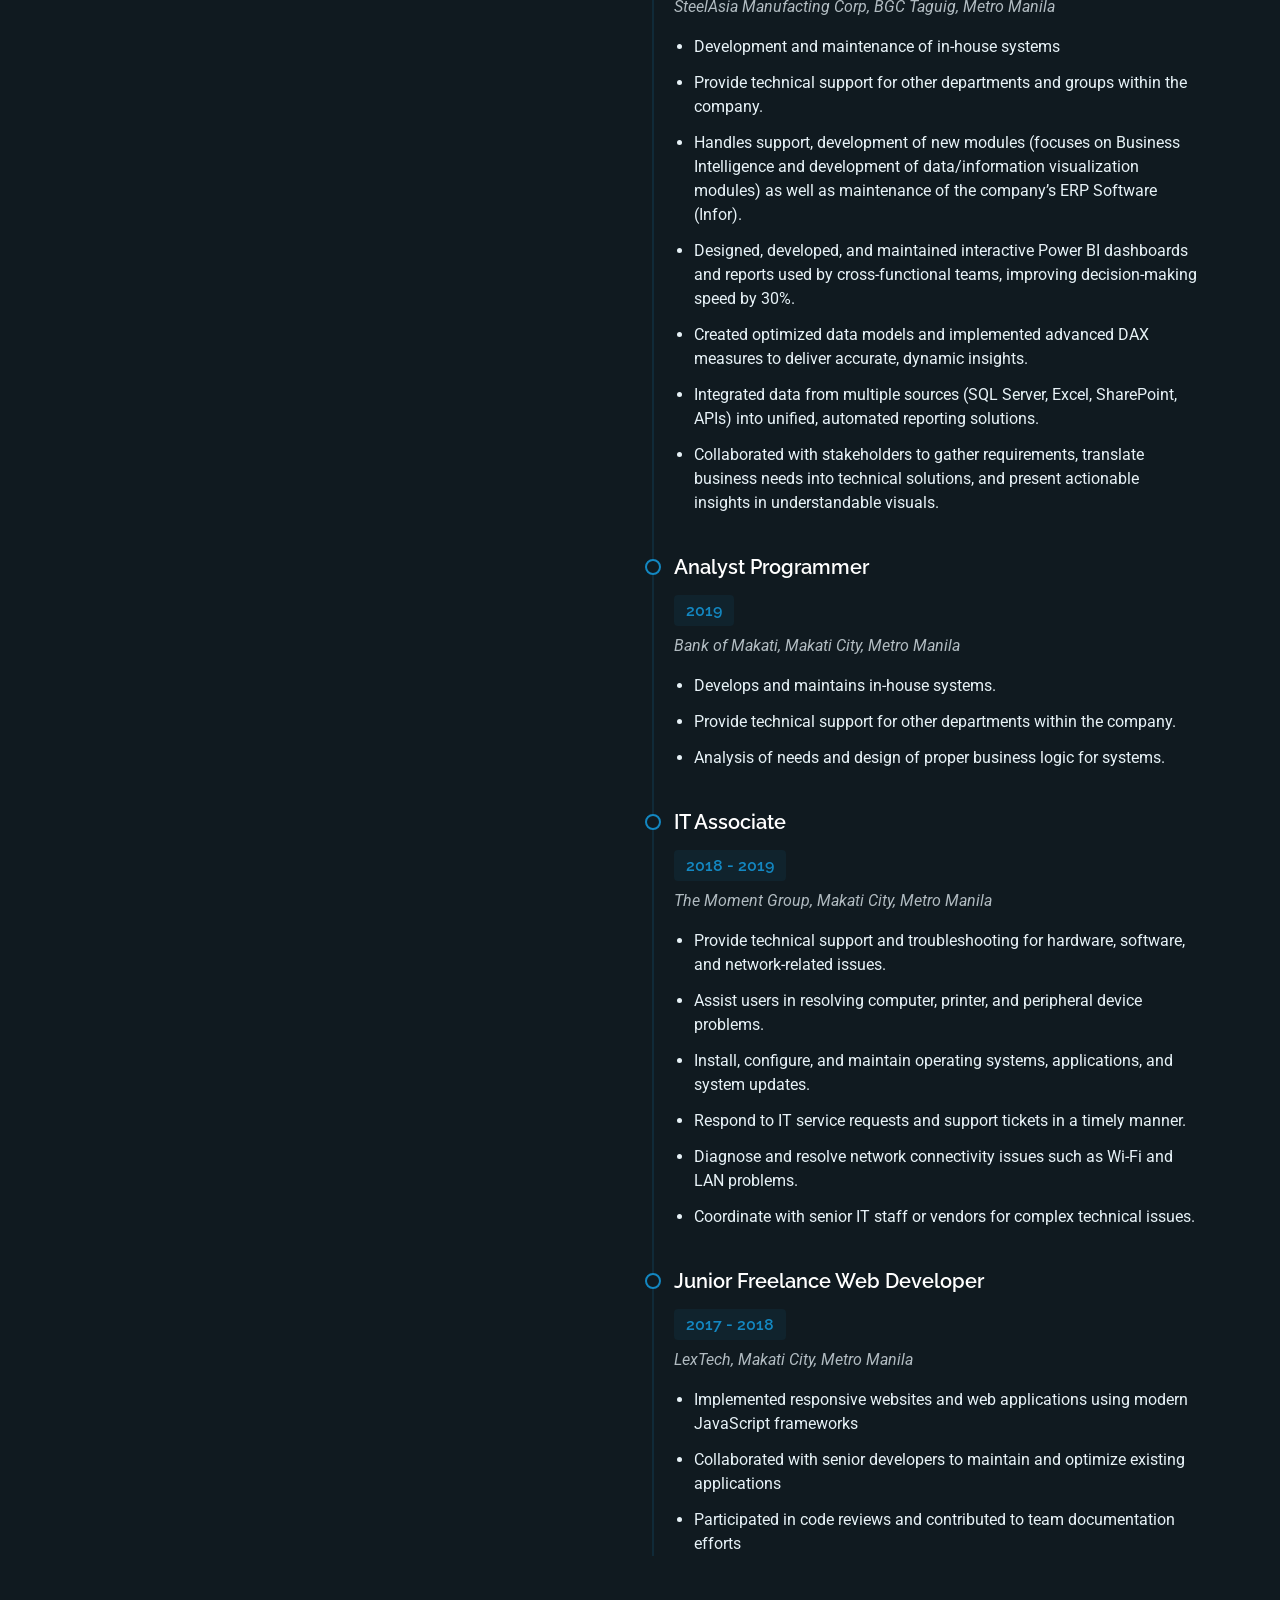
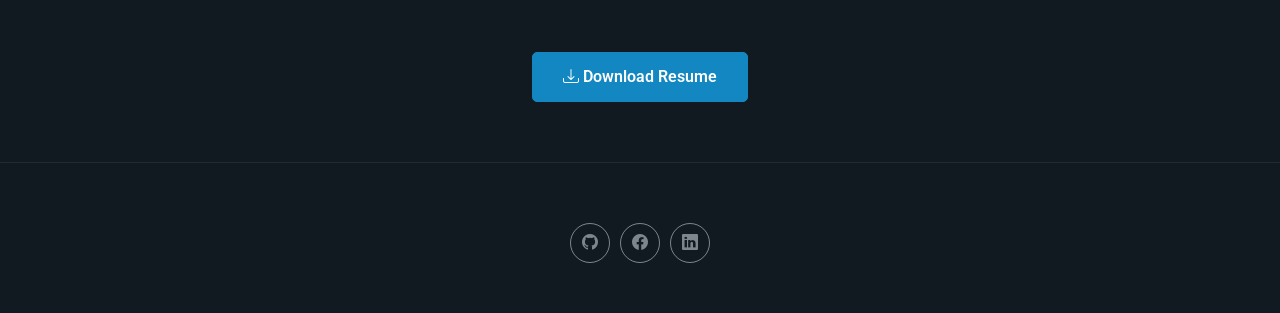
<file: resume.html>
<!DOCTYPE html>
<html lang="en">

<head>
  <meta charset="utf-8">
  <meta content="width=device-width, initial-scale=1.0" name="viewport">
  <title>Joel Victor Lorilla | Resume</title>
  <meta name="description" content="">
  <meta name="keywords" content="">

  <!-- Favicons -->
  <link href="assets/img/favicon_J_minimal.png" rel="icon">
  <link href="assets/img/apple-touch-icon.png" rel="apple-touch-icon">

  <!-- Fonts -->
  <link href="https://fonts.googleapis.com" rel="preconnect">
  <link href="https://fonts.gstatic.com" rel="preconnect" crossorigin>
  <link href="https://fonts.googleapis.com/css2?family=Roboto:ital,wght@0,100;0,300;0,400;0,500;0,700;0,900;1,100;1,300;1,400;1,500;1,700;1,900&family=Poppins:ital,wght@0,100;0,200;0,300;0,400;0,500;0,600;0,700;0,800;0,900;1,100;1,200;1,300;1,400;1,500;1,600;1,700;1,800;1,900&family=Raleway:ital,wght@0,100;0,200;0,300;0,400;0,500;0,600;0,700;0,800;0,900;1,100;1,200;1,300;1,400;1,500;1,600;1,700;1,800;1,900&display=swap" rel="stylesheet">

  <!-- Vendor CSS Files -->
  <link href="assets/vendor/bootstrap/css/bootstrap.min.css" rel="stylesheet">
  <link href="assets/vendor/bootstrap-icons/bootstrap-icons.css" rel="stylesheet">
  <link href="assets/vendor/aos/aos.css" rel="stylesheet">
  <link href="assets/vendor/swiper/swiper-bundle.min.css" rel="stylesheet">
  <link href="assets/vendor/glightbox/css/glightbox.min.css" rel="stylesheet">

  <!-- Main CSS File -->
  <link href="assets/css/main.css" rel="stylesheet">
</head>

<body class="resume-page">

  <header id="header" class="header d-flex align-items-center light-background sticky-top">
    <div class="container position-relative d-flex align-items-center justify-content-between">

      <nav id="navmenu" class="navmenu">
        <ul>
          <li><a href="index.html">Home</a></li>
          <li><a href="about.html">About</a></li>
          <li><a href="resume.html">Resume</a></li>
          <li><a href="services.html">Services</a></li>
          <li><a href="portfolio.html">Portfolio</a></li>

          <!-- Dropdown Menu -->
          <li class="dropdown"><a href="#"><span>Other Stuff</span> <i class="bi bi-chevron-down toggle-dropdown"></i></a>
            <ul>
              <li class="dropdown"><a href="#"><span>Hobbies (Coming soon-ish...)</span> <i class="bi bi-chevron-down toggle-dropdown"></i></a>
                <ul>
                  <li><a href="#">BeyBlade X</a></li>
                  <li><a href="#">Magic: The Gathering</a></li>
                  <li><a href="#">Pokemon TCG</a></li>
                  <li><a href="#">Unmatched</a></li>
                </ul>
              </li>
            </ul>
          </li>
          <!-- End of Dropdown Menu -->

          <li><a href="contact.html">Contact</a></li>
        </ul>
        <i class="mobile-nav-toggle d-xl-none bi bi-list"></i>
      </nav>

      <div class="header-social-links">
        <a href="https://github.com/ShikaSan" class="github"><i class="bi bi-github"></i></a>
        <a href="https://web.facebook.com/4leafcloveryotsuba/" class="facebook"><i class="bi bi-facebook"></i></a>
        <a href="https://www.linkedin.com/in/joel-victor-lorilla-631883193" class="linkedin"><i class="bi bi-linkedin"></i></a>
      </div>

    </div>
  </header>

  <main class="main">

    <!-- Resume Section -->
    <section id="resume" class="resume section">

      <!-- Section Title -->
      <div class="container section-title" data-aos="fade-up">
        <h2>Resume</h2>
        <p>This section provides a summary of my education, skills, and professional experience. It reflects the journey that has helped me develop my knowledge, technical abilities, and passion for continuous learning.</p>
      </div><!-- End Section Title -->

      <div class="container" data-aos="fade-up" data-aos-delay="100">

        <div class="row">
          <div class="col-lg-6">

            <!-- Education Section -->
            <div class="resume-item" data-aos="fade-up">
              <h3 class="resume-title">Education</h3>

              <div class="resume-content">
                <article class="education-item">
                  <h4>Bachelor of Science in Information Technology</h4>
                  <h5>2013 - 2018</h5>
                  <p class="institution"><em>Cavite State University - Bacoor City Campus</em></p>
                  <p>Graduated with Bachelor's degree in Information Technology.</p>
                </article>
              </div>
            </div><!-- End Education Section -->

            <!-- Professional Skills Section -->
            <div class="resume-item skills-animation" data-aos="fade-up">
              <h3 class="resume-title">Professional Skills</h3>

              <div class="resume-content">
                <div class="skill-item">
                  <h4>Frontend Development</h4>
                  <div class="progress">
                    <div class="progress-bar" role="progressbar" aria-valuenow="70" aria-valuemin="0" aria-valuemax="100"></div>
                  </div>
                </div>

                <div class="skill-item">
                  <h4>Backend Development</h4>
                  <div class="progress">
                    <div class="progress-bar" role="progressbar" aria-valuenow="90" aria-valuemin="0" aria-valuemax="100"></div>
                  </div>
                </div>

                <div class="skill-item">
                  <h4>Data engineering</h4>
                  <div class="progress">
                    <div class="progress-bar" role="progressbar" aria-valuenow="70" aria-valuemin="0" aria-valuemax="100"></div>
                  </div>
                </div>

                <div class="skill-item">
                  <h4>AI Integration</h4>
                  <div class="progress">
                    <div class="progress-bar" role="progressbar" aria-valuenow="55" aria-valuemin="0" aria-valuemax="100"></div>
                  </div>
                </div>
              </div>
            </div><!-- End Professional Skills Section -->
          </div>

          <div class="col-lg-6">
            <!-- Experience Section -->
            <div class="resume-item" data-aos="fade-up" data-aos-delay="100">
              <h3 class="resume-title">Professional Experience</h3>

              <div class="resume-content">
                <article class="experience-item">
                  <h4>Software Developer</h4>
                  <h5>2023 - Present</h5>
                  <p class="company"><em>EasyEquities (A PurpleGroup Company), Makati City, Metro Manila</em></p>
                  <ul>
                    <li>Development and maintenance of in-house systems (administration systems, data visualization modules).</li>
                    <li>Handles the development and maintenance of software/web applications developed using Low-Code techstack (WaveMaker).</li>
                    <li>Designed, developed, and optimized complex SQL queries, stored procedures, functions, and triggers to support business applications and reporting needs.</li>
                    <li>Built and maintained ETL processes to extract, transform, and load data from multiple sources into centralized databases, ensuring high data accuracy.</li>
                    <li>Improved query performance and database efficiency through indexing, query optimization, and normalization, reducing execution time by up to 60%.</li>
                    <li>Collaborated with stakeholders to gather requirements, translate business needs into technical solutions. </li>
                  </ul>
                </article>

                <article class="experience-item">
                  <h4>Programmer</h4>
                  <h5>2023</h5>
                  <p class="company"><em>SM Retail Inc., Pasay City, Metro Manila</em></p>
                  <ul>
                    <li>Development and maintenance of in-house systems.</li>
                    <li>Provide technical support for other departments and groups within the company.</li>
                    <li>Designed, developed, and optimized complex SQL queries, stored procedures, functions, and triggers to support business applications and reporting needs.</li>
                    <li>Built and maintained ETL processes to extract, transform, and load data from multiple sources into centralized databases, ensuring high data accuracy.</li>
                    <li>Improved query performance and database efficiency through indexing, query optimization, and normalization, reducing execution time by up to 60%. </li>
                  </ul>
                </article>

                <article class="experience-item">
                  <h4>System Developer</h4>
                  <h5>2020 - 2023</h5>
                  <p class="company"><em>SteelAsia Manufacting Corp, BGC Taguig, Metro Manila</em></p>
                  <ul>
                    <li>Development and maintenance of in-house systems  </li>
                    <li>Provide technical support for other departments and groups within the company. </li>
                    <li>Handles support, development of new modules (focuses on Business Intelligence and development of data/information visualization modules) as well as maintenance of the company’s ERP Software (Infor).</li>
                    <li>Designed, developed, and maintained interactive Power BI dashboards and reports used by cross-functional teams, improving decision-making speed by 30%. </li>
                    <li>Created optimized data models and implemented advanced DAX measures to deliver accurate, dynamic insights. </li>
                    <li>Integrated data from multiple sources (SQL Server, Excel, SharePoint, APIs) into unified, automated reporting solutions.</li>
                    <li>Collaborated with stakeholders to gather requirements, translate business needs into technical solutions, and present actionable insights in understandable visuals. </li>
                  </ul>
                </article>

                <article class="experience-item">
                  <h4>Analyst Programmer</h4>
                  <h5>2019</h5>
                  <p class="company"><em>Bank of Makati, Makati City, Metro Manila</em></p>
                  <ul>
                    <li>Develops and maintains in-house systems.</li>
                    <li>Provide technical support for other departments within the company.</li>
                    <li>Analysis of needs and design of proper business logic for systems.</li>
                  </ul>
                </article>

                <article class="experience-item">
                  <h4>IT Associate</h4>
                  <h5>2018 - 2019</h5>
                  <p class="company"><em>The Moment Group, Makati City, Metro Manila</em></p>
                  <ul>
                    <li>Provide technical support and troubleshooting for hardware, software, and network-related issues.</li>
                    <li>Assist users in resolving computer, printer, and peripheral device problems.</li>
                    <li>Install, configure, and maintain operating systems, applications, and system updates.</li>
                    <li>Respond to IT service requests and support tickets in a timely manner.</li>
                    <li>Diagnose and resolve network connectivity issues such as Wi-Fi and LAN problems.</li>
                    <li>Coordinate with senior IT staff or vendors for complex technical issues.</li>
                  </ul>
                </article>

                <article class="experience-item">
                  <h4>Junior Freelance Web Developer</h4>
                  <h5>2017 - 2018</h5>
                  <p class="company"><em>LexTech, Makati City, Metro Manila</em></p>
                  <ul>
                    <li>Implemented responsive websites and web applications using modern JavaScript frameworks</li>
                    <li>Collaborated with senior developers to maintain and optimize existing applications</li>
                    <li>Participated in code reviews and contributed to team documentation efforts</li>
                  </ul>
                </article>
              </div>
            </div><!-- End Experience Section -->
          </div>
        </div>

      <div class="text-center mt-5" data-aos="fade-up" data-aos-delay="400">
          <a href="download/Joel_Lorilla_Resume.pdf" class="btn btn-primary" download="Joel_Lorilla.pdf"><i class="bi bi-download"></i> Download Resume</a>
      </div>

      </div>

    </section><!-- /Resume Section -->

  </main>

  <footer id="footer" class="footer">

    <div class="container">
      <div class="copyright text-center ">
      </div>
      <div class="social-links d-flex justify-content-center">
        <a href="https://github.com/ShikaSan"><i class="bi bi-github"></i></a>
        <a href="https://web.facebook.com/4leafcloveryotsuba/"><i class="bi bi-facebook"></i></a>
        <a href="https://www.linkedin.com/in/joel-victor-lorilla-631883193"><i class="bi bi-linkedin"></i></a>
      </div>
      <div class="credits">
      </div>
    </div>

  </footer>

  <!-- Scroll Top -->
  <a href="#" id="scroll-top" class="scroll-top d-flex align-items-center justify-content-center"><i class="bi bi-arrow-up-short"></i></a>

  <!-- Preloader -->
  <div id="preloader"></div>

  <!-- Vendor JS Files -->
  <script src="assets/vendor/bootstrap/js/bootstrap.bundle.min.js"></script>
  <script src="assets/vendor/php-email-form/validate.js"></script>
  <script src="assets/vendor/aos/aos.js"></script>
  <script src="assets/vendor/typed.js/typed.umd.js"></script>
  <script src="assets/vendor/waypoints/noframework.waypoints.js"></script>
  <script src="assets/vendor/purecounter/purecounter_vanilla.js"></script>
  <script src="assets/vendor/swiper/swiper-bundle.min.js"></script>
  <script src="assets/vendor/imagesloaded/imagesloaded.pkgd.min.js"></script>
  <script src="assets/vendor/isotope-layout/isotope.pkgd.min.js"></script>
  <script src="assets/vendor/glightbox/js/glightbox.min.js"></script>

  <!-- Main JS File -->
  <script src="assets/js/main.js"></script>

</body>

</html>
</file>
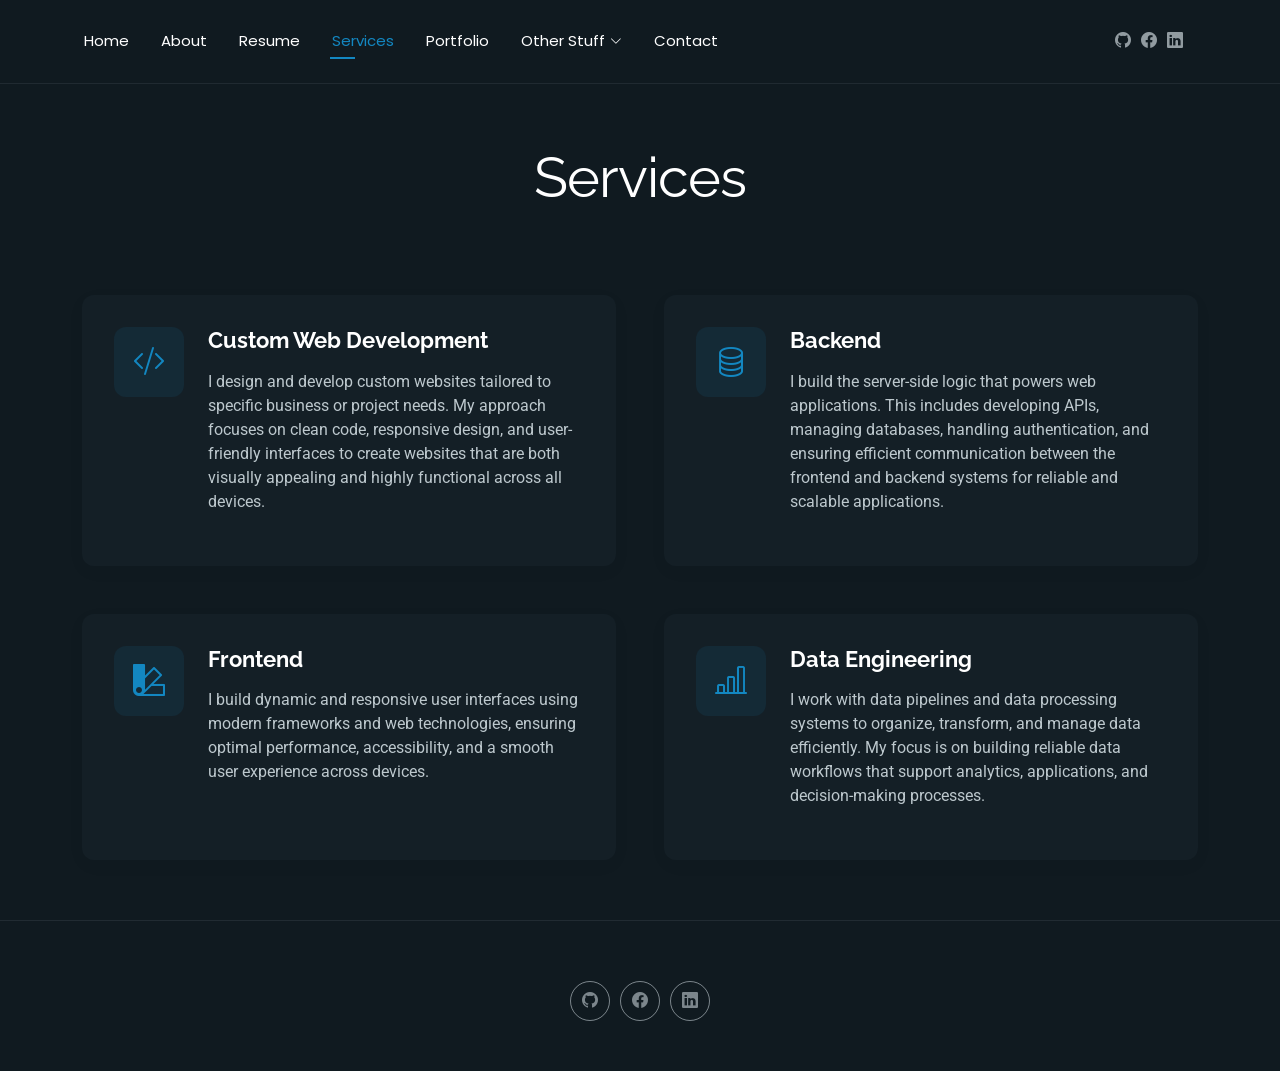
<file: services.html>
<!DOCTYPE html>
<html lang="en">

<head>
  <meta charset="utf-8">
  <meta content="width=device-width, initial-scale=1.0" name="viewport">
  <title>Joel Victor Lorilla | Services</title>
  <meta name="description" content="">
  <meta name="keywords" content="">

  <!-- Favicons -->
  <link href="assets/img/favicon_J_minimal.png" rel="icon">
  <link href="assets/img/apple-touch-icon.png" rel="apple-touch-icon">

  <!-- Fonts -->
  <link href="https://fonts.googleapis.com" rel="preconnect">
  <link href="https://fonts.gstatic.com" rel="preconnect" crossorigin>
  <link href="https://fonts.googleapis.com/css2?family=Roboto:ital,wght@0,100;0,300;0,400;0,500;0,700;0,900;1,100;1,300;1,400;1,500;1,700;1,900&family=Poppins:ital,wght@0,100;0,200;0,300;0,400;0,500;0,600;0,700;0,800;0,900;1,100;1,200;1,300;1,400;1,500;1,600;1,700;1,800;1,900&family=Raleway:ital,wght@0,100;0,200;0,300;0,400;0,500;0,600;0,700;0,800;0,900;1,100;1,200;1,300;1,400;1,500;1,600;1,700;1,800;1,900&display=swap" rel="stylesheet">

  <!-- Vendor CSS Files -->
  <link href="assets/vendor/bootstrap/css/bootstrap.min.css" rel="stylesheet">
  <link href="assets/vendor/bootstrap-icons/bootstrap-icons.css" rel="stylesheet">
  <link href="assets/vendor/aos/aos.css" rel="stylesheet">
  <link href="assets/vendor/swiper/swiper-bundle.min.css" rel="stylesheet">
  <link href="assets/vendor/glightbox/css/glightbox.min.css" rel="stylesheet">

  <!-- Main CSS File -->
  <link href="assets/css/main.css" rel="stylesheet">
</head>

<body class="services-page">

  <header id="header" class="header d-flex align-items-center light-background sticky-top">
    <div class="container position-relative d-flex align-items-center justify-content-between">

      <nav id="navmenu" class="navmenu">
        <ul>
          <li><a href="index.html">Home</a></li>
          <li><a href="about.html">About</a></li>
          <li><a href="resume.html">Resume</a></li>
          <li><a href="services.html">Services</a></li>
          <li><a href="portfolio.html">Portfolio</a></li>

          <!-- Dropdown Menu -->
          <li class="dropdown"><a href="#"><span>Other Stuff</span> <i class="bi bi-chevron-down toggle-dropdown"></i></a>
            <ul>
              <li class="dropdown"><a href="#"><span>Hobbies (Coming soon-ish...)</span> <i class="bi bi-chevron-down toggle-dropdown"></i></a>
                <ul>
                  <li><a href="#">BeyBlade X</a></li>
                  <li><a href="#">Magic: The Gathering</a></li>
                  <li><a href="#">Pokemon TCG</a></li>
                  <li><a href="#">Unmatched</a></li>
                </ul>
              </li>
            </ul>
          </li>
          <!-- End of Dropdown Menu -->

          <li><a href="contact.html">Contact</a></li>
        </ul>
        <i class="mobile-nav-toggle d-xl-none bi bi-list"></i>
      </nav>

      <div class="header-social-links">
        <a href="https://github.com/ShikaSan" class="github"><i class="bi bi-github"></i></a>
        <a href="https://web.facebook.com/4leafcloveryotsuba/" class="facebook"><i class="bi bi-facebook"></i></a>
        <a href="https://www.linkedin.com/in/joel-victor-lorilla-631883193" class="linkedin"><i class="bi bi-linkedin"></i></a>
      </div>

    </div>
  </header>

  <main class="main">

    <!-- Services Section -->
    <section id="services" class="services section">

      <!-- Section Title -->
      <div class="container section-title" data-aos="fade-up">
        <h2>Services</h2>
      </div><!-- End Section Title -->

      <div class="container" data-aos="fade-up" data-aos-delay="100">

        <div class="row justify-content-center g-5">

          <div class="col-md-6" data-aos="fade-right" data-aos-delay="100">
            <div class="service-item">
              <div class="service-icon">
                <i class="bi bi-code-slash"></i>
              </div>
              <div class="service-content">
                <h3>Custom Web Development</h3>
                <p>I design and develop custom websites tailored to specific business or project needs. My approach focuses on clean code, responsive design, and user-friendly interfaces to create websites that are both visually appealing and highly functional across all devices.</p>
              </div>
            </div>
          </div><!-- End Service Item -->

          <div class="col-md-6" data-aos="fade-left" data-aos-delay="100">
            <div class="service-item">
              <div class="service-icon">
                <i class="bi bi-database"></i>
              </div>
              <div class="service-content">
                <h3>Backend</h3>
                <p>I build the server-side logic that powers web applications. This includes developing APIs, managing databases, handling authentication, and ensuring efficient communication between the frontend and backend systems for reliable and scalable applications.</p>
              </div>
            </div>
          </div><!-- End Service Item -->

          <div class="col-md-6" data-aos="fade-right" data-aos-delay="200">
            <div class="service-item">
              <div class="service-icon">
                <i class="bi bi-palette2"></i>
              </div>
              <div class="service-content">
                <h3>Frontend</h3>
                <p>I build dynamic and responsive user interfaces using modern frameworks and web technologies, ensuring optimal performance, accessibility, and a smooth user experience across devices.</p>
              </div>
            </div>
          </div><!-- End Service Item -->

          <div class="col-md-6" data-aos="fade-left" data-aos-delay="200">
            <div class="service-item">
              <div class="service-icon">
                <i class="bi bi-bar-chart-line"></i>
              </div>
              <div class="service-content">
                <h3>Data Engineering</h3>
                <p>I work with data pipelines and data processing systems to organize, transform, and manage data efficiently. My focus is on building reliable data workflows that support analytics, applications, and decision-making processes.</p>
              </div>
            </div>
          </div><!-- End Service Item -->

        </div>

      </div>

    </section><!-- /Services Section -->

  </main>

  <footer id="footer" class="footer">

    <div class="container">
      <div class="copyright text-center ">
      </div>
      <div class="social-links d-flex justify-content-center">
        <a href="https://github.com/ShikaSan"><i class="bi bi-github"></i></a>
        <a href="https://web.facebook.com/4leafcloveryotsuba/"><i class="bi bi-facebook"></i></a>
        <a href="https://www.linkedin.com/in/joel-victor-lorilla-631883193"><i class="bi bi-linkedin"></i></a>
      </div>
      <div class="credits">
      </div>
    </div>

  </footer>

  <!-- Scroll Top -->
  <a href="#" id="scroll-top" class="scroll-top d-flex align-items-center justify-content-center"><i class="bi bi-arrow-up-short"></i></a>

  <!-- Preloader -->
  <div id="preloader"></div>

  <!-- Vendor JS Files -->
  <script src="assets/vendor/bootstrap/js/bootstrap.bundle.min.js"></script>
  <script src="assets/vendor/php-email-form/validate.js"></script>
  <script src="assets/vendor/aos/aos.js"></script>
  <script src="assets/vendor/typed.js/typed.umd.js"></script>
  <script src="assets/vendor/waypoints/noframework.waypoints.js"></script>
  <script src="assets/vendor/purecounter/purecounter_vanilla.js"></script>
  <script src="assets/vendor/swiper/swiper-bundle.min.js"></script>
  <script src="assets/vendor/imagesloaded/imagesloaded.pkgd.min.js"></script>
  <script src="assets/vendor/isotope-layout/isotope.pkgd.min.js"></script>
  <script src="assets/vendor/glightbox/js/glightbox.min.js"></script>

  <!-- Main JS File -->
  <script src="assets/js/main.js"></script>

</body>

</html>
</file>
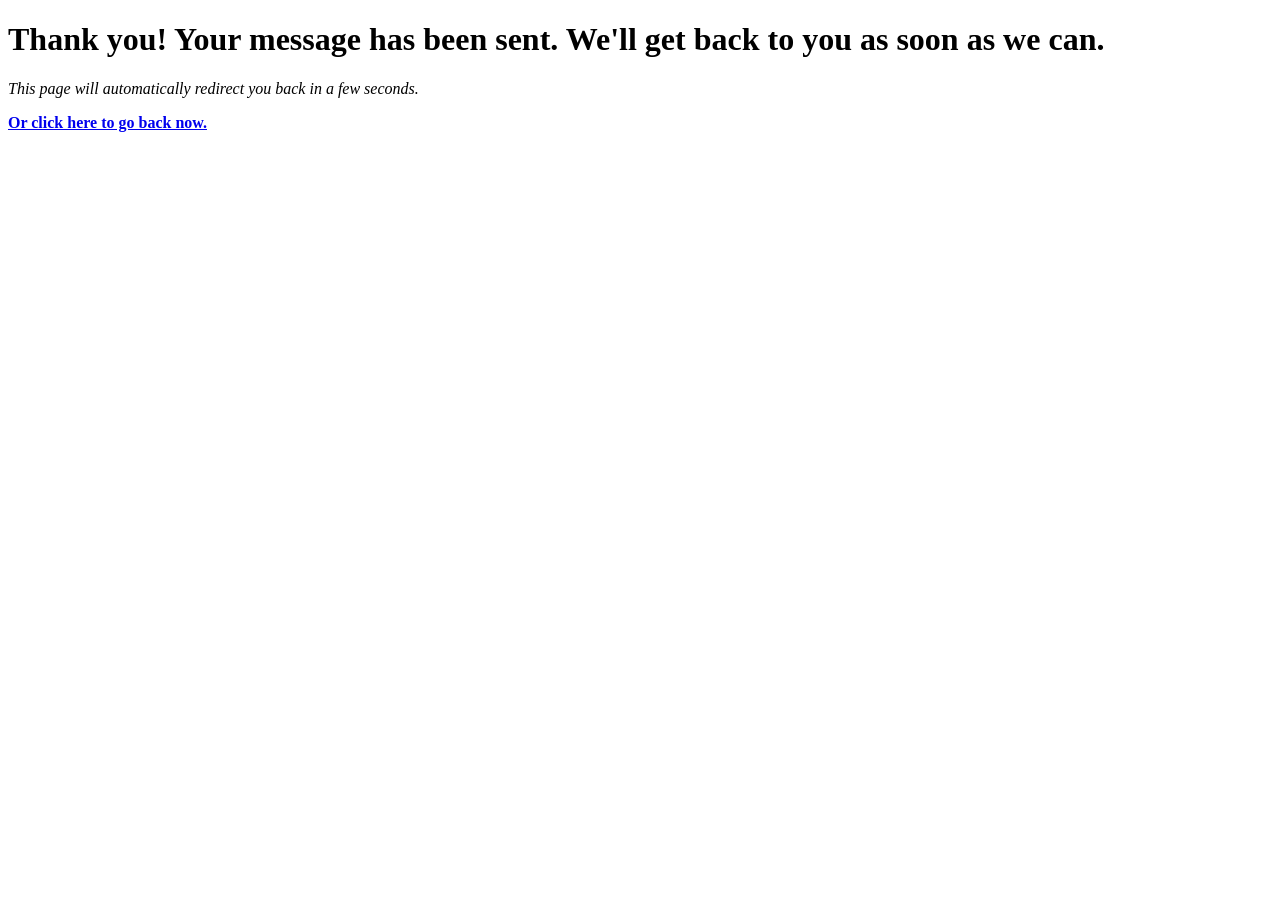
<file: thank-you.html>
<!DOCTYPE html>
<html lang="en">

<head>
  <meta charset="utf-8">
  <meta content="width=device-width, initial-scale=1.0" name="viewport">
  <title>Joel Victor Lorilla | Home</title>
  <meta name="description" content="">
  <meta name="keywords" content="">
  <script>
    setTimeout(function() {
                            window.location.replace('https://shikasan.github.io/portfolio/contact.html');
                            }, 6000);
  </script>
</head>
<body>
<h1>Thank you! Your message has been sent. We'll get back to you as soon as we can.</h1>
<p><em>This page will automatically redirect you back in a few seconds.</em></p>
<b><a href="https://shikasan.github.io/portfolio/contact.html">Or click here to go back now.</a></b>
</body>
</html>
</file>
<file: assets/css/main.css>
/* Fonts */
:root {
  --default-font: "Roboto",  system-ui, -apple-system, "Segoe UI", Roboto, "Helvetica Neue", Arial, "Noto Sans", "Liberation Sans", sans-serif, "Apple Color Emoji", "Segoe UI Emoji", "Segoe UI Symbol", "Noto Color Emoji";
  --heading-font: "Raleway",  sans-serif;
  --nav-font: "Poppins",  sans-serif;
}

/* Global Colors - The following color variables are used throughout the website. Updating them here will change the color scheme of the entire website */
:root { 
  --background-color: #101a20; /* Background color for the entire website, including individual sections */
  --default-color: #e7f2f7; /* Default color used for the majority of the text content across the entire website */
  --heading-color: #ffffff; /* Color for headings, subheadings and title throughout the website */
  --accent-color: #1387c1; /* Accent color that represents your brand on the website. It's used for buttons, links, and other elements that need to stand out */
  --surface-color: #141f26; /* The surface color is used as a background of boxed elements within sections, such as cards, icon boxes, or other elements that require a visual separation from the global background. */
  --contrast-color: #ffffff; /* Contrast color for text, ensuring readability against backgrounds of accent, heading, or default colors. */
}

/* Nav Menu Colors - The following color variables are used specifically for the navigation menu. They are separate from the global colors to allow for more customization options */
:root {
  --nav-color: #ffffff;  /* The default color of the main navmenu links */
  --nav-hover-color: #1387c1; /* Applied to main navmenu links when they are hovered over or active */
  --nav-mobile-background-color: #213642; /* Used as the background color for mobile navigation menu */
  --nav-dropdown-background-color: #051117; /* Used as the background color for dropdown items that appear when hovering over primary navigation items */
  --nav-dropdown-color: #e7f2f7; /* Used for navigation links of the dropdown items in the navigation menu. */
  --nav-dropdown-hover-color: #1387c1; /* Similar to --nav-hover-color, this color is applied to dropdown navigation links when they are hovered over. */
}

/* Color Presets - These classes override global colors when applied to any section or element, providing reuse of the sam color scheme. */

.light-background {
  --background-color: #142027;
  --surface-color: #325264;
}

.dark-background {
  --background-color: #0b1419;
  --default-color: #ffffff;
  --heading-color: #ffffff;
  --surface-color: #252525;
  --contrast-color: #ffffff;
}

/* Smooth scroll */
:root {
  scroll-behavior: smooth;
}

/*--------------------------------------------------------------
# General Styling & Shared Classes
--------------------------------------------------------------*/
body {
  color: var(--default-color);
  background-color: var(--background-color);
  font-family: var(--default-font);
}

a {
  color: var(--accent-color);
  text-decoration: none;
  transition: 0.3s;
}

a:hover {
  color: color-mix(in srgb, var(--accent-color), transparent 25%);
  text-decoration: none;
}

h1,
h2,
h3,
h4,
h5,
h6 {
  color: var(--heading-color);
  font-family: var(--heading-font);
}

/* PHP Email Form Messages
------------------------------*/
.php-email-form .error-message {
  display: none;
  background: #df1529;
  color: #ffffff;
  text-align: left;
  padding: 15px;
  margin-bottom: 24px;
  font-weight: 600;
}

.php-email-form .sent-message {
  display: none;
  color: #ffffff;
  background: #059652;
  text-align: center;
  padding: 15px;
  margin-bottom: 24px;
  font-weight: 600;
}

.php-email-form .loading {
  display: none;
  background: var(--surface-color);
  text-align: center;
  padding: 15px;
  margin-bottom: 24px;
}

.php-email-form .loading:before {
  content: "";
  display: inline-block;
  border-radius: 50%;
  width: 24px;
  height: 24px;
  margin: 0 10px -6px 0;
  border: 3px solid var(--accent-color);
  border-top-color: var(--surface-color);
  animation: php-email-form-loading 1s linear infinite;
}

@keyframes php-email-form-loading {
  0% {
    transform: rotate(0deg);
  }

  100% {
    transform: rotate(360deg);
  }
}

/*--------------------------------------------------------------
# Global Header
--------------------------------------------------------------*/
.header {
  --background-color: rgba(255, 255, 255, 0);
  color: var(--default-color);
  background-color: var(--background-color);
  padding: 15px 0;
  transition: all 0.5s;
  z-index: 997;
  border-bottom: 1px solid color-mix(in srgb, var(--default-color), transparent 92%);
}

.header .logo {
  line-height: 1;
}

.header .logo img {
  max-height: 36px;
  margin-right: 8px;
}

.header .logo h1 {
  font-size: 32px;
  margin: 0;
  font-weight: 400;
  color: var(--heading-color);
}

.header .header-social-links {
  padding-right: 15px;
}

.header .header-social-links a {
  color: color-mix(in srgb, var(--default-color), transparent 40%);
  padding-left: 6px;
  display: inline-block;
  transition: 0.3s;
  font-size: 16px;
}

.header .header-social-links a:hover {
  color: var(--default-color);
}

.header .header-social-links a i {
  line-height: 0px;
}

@media (max-width: 1200px) {
  .header .logo {
    order: 1;
  }

  .header .header-social-links {
    order: 2;
  }

  .header .navmenu {
    order: 3;
  }
}

/* Global Header on Scroll
------------------------------*/
.scrolled .header {
  --background-color: rgba(16, 26, 32, 0.9);
}

/*--------------------------------------------------------------
# Navigation Menu
--------------------------------------------------------------*/
/* Desktop Navigation */
@media (min-width: 1200px) {
  .navmenu {
    padding: 0;
  }

  .navmenu ul {
    margin: 0;
    padding: 0;
    display: flex;
    list-style: none;
    align-items: center;
  }

  .navmenu li {
    position: relative;
  }

  .navmenu>ul>li {
    white-space: nowrap;
    padding: 15px 28px 15px 0;
  }

  .navmenu>ul>li:last-child {
    padding-right: 0;
  }

  .navmenu a,
  .navmenu a:focus {
    color: var(--nav-color);
    font-size: 15px;
    padding: 0 2px;
    font-family: var(--nav-font);
    font-weight: 400;
    display: flex;
    align-items: center;
    justify-content: space-between;
    white-space: nowrap;
    transition: 0.3s;
    position: relative;
  }

  .navmenu a i,
  .navmenu a:focus i {
    font-size: 12px;
    line-height: 0;
    margin-left: 5px;
    transition: 0.3s;
  }

  .navmenu>ul>li>a:before {
    content: "";
    position: absolute;
    height: 2px;
    bottom: -6px;
    left: 0;
    background-color: var(--nav-hover-color);
    visibility: hidden;
    width: 0px;
    transition: all 0.3s ease-in-out 0s;
  }

  .navmenu a:hover:before,
  .navmenu li:hover>a:before,
  .navmenu .active:before {
    visibility: visible;
    width: 25px;
  }

  .navmenu li:hover>a,
  .navmenu .active,
  .navmenu .active:focus {
    color: var(--nav-hover-color);
  }

  .navmenu .dropdown ul {
    margin: 0;
    padding: 10px 0;
    background: var(--nav-dropdown-background-color);
    display: block;
    position: absolute;
    visibility: hidden;
    left: -5px;
    top: 130%;
    opacity: 0;
    transition: 0.3s;
    border-radius: 4px;
    z-index: 99;
    box-shadow: 0px 0px 30px rgba(0, 0, 0, 0.1);
  }

  .navmenu .dropdown ul li {
    min-width: 200px;
  }

  .navmenu .dropdown ul a {
    padding: 10px 20px;
    font-size: 15px;
    text-transform: none;
    color: var(--nav-dropdown-color);
  }

  .navmenu .dropdown ul a i {
    font-size: 12px;
  }

  .navmenu .dropdown ul a:hover,
  .navmenu .dropdown ul .active:hover,
  .navmenu .dropdown ul li:hover>a {
    color: var(--nav-dropdown-hover-color);
  }

  .navmenu .dropdown:hover>ul {
    opacity: 1;
    top: 100%;
    visibility: visible;
  }

  .navmenu .dropdown .dropdown ul {
    top: 0;
    left: -90%;
    visibility: hidden;
  }

  .navmenu .dropdown .dropdown:hover>ul {
    opacity: 1;
    top: 0;
    left: -100%;
    visibility: visible;
  }
}

/* Mobile Navigation */
@media (max-width: 1199px) {
  .mobile-nav-toggle {
    color: var(--nav-color);
    font-size: 28px;
    line-height: 0;
    margin-right: 10px;
    cursor: pointer;
    transition: color 0.3s;
  }

  .navmenu {
    padding: 0;
    z-index: 9997;
  }

  .navmenu ul {
    display: none;
    list-style: none;
    position: absolute;
    inset: 60px 20px 20px 20px;
    padding: 10px 0;
    margin: 0;
    border-radius: 6px;
    background-color: var(--nav-mobile-background-color);
    border: 1px solid color-mix(in srgb, var(--default-color), transparent 90%);
    box-shadow: none;
    overflow-y: auto;
    transition: 0.3s;
    z-index: 9998;
  }

  .navmenu a,
  .navmenu a:focus {
    color: var(--nav-dropdown-color);
    padding: 10px 20px;
    font-family: var(--nav-font);
    font-size: 17px;
    font-weight: 500;
    display: flex;
    align-items: center;
    justify-content: space-between;
    white-space: nowrap;
    transition: 0.3s;
  }

  .navmenu a i,
  .navmenu a:focus i {
    font-size: 12px;
    line-height: 0;
    margin-left: 5px;
    width: 30px;
    height: 30px;
    display: flex;
    align-items: center;
    justify-content: center;
    border-radius: 50%;
    transition: 0.3s;
    background-color: color-mix(in srgb, var(--accent-color), transparent 90%);
  }

  .navmenu a i:hover,
  .navmenu a:focus i:hover {
    background-color: var(--accent-color);
    color: var(--contrast-color);
  }

  .navmenu a:hover,
  .navmenu .active,
  .navmenu .active:focus {
    color: var(--nav-dropdown-hover-color);
  }

  .navmenu .active i,
  .navmenu .active:focus i {
    background-color: var(--accent-color);
    color: var(--contrast-color);
    transform: rotate(180deg);
  }

  .navmenu .dropdown ul {
    position: static;
    display: none;
    z-index: 99;
    padding: 10px 0;
    margin: 10px 20px;
    background-color: var(--nav-dropdown-background-color);
    transition: all 0.5s ease-in-out;
  }

  .navmenu .dropdown ul ul {
    background-color: rgba(33, 37, 41, 0.1);
  }

  .navmenu .dropdown>.dropdown-active {
    display: block;
    background-color: rgba(33, 37, 41, 0.03);
  }

  .mobile-nav-active {
    overflow: hidden;
  }

  .mobile-nav-active .mobile-nav-toggle {
    color: #fff;
    position: absolute;
    font-size: 32px;
    top: 15px;
    right: 15px;
    margin-right: 0;
    z-index: 9999;
  }

  .mobile-nav-active .navmenu {
    position: fixed;
    overflow: hidden;
    inset: 0;
    background: rgba(33, 37, 41, 0.8);
    transition: 0.3s;
  }

  .mobile-nav-active .navmenu>ul {
    display: block;
  }
}

/*--------------------------------------------------------------
# Global Footer
--------------------------------------------------------------*/
.footer {
  color: var(--default-color);
  background-color: var(--background-color);
  font-size: 14px;
  padding: 40px 0;
  position: relative;
  border-top: 1px solid color-mix(in srgb, var(--default-color), transparent 92%);
}

.footer .copyright p {
  margin-bottom: 0;
}

.footer .social-links {
  margin-top: 20px;
}

.footer .social-links a {
  display: flex;
  align-items: center;
  justify-content: center;
  width: 40px;
  height: 40px;
  border-radius: 50%;
  border: 1px solid color-mix(in srgb, var(--default-color), transparent 50%);
  font-size: 16px;
  color: color-mix(in srgb, var(--default-color), transparent 50%);
  margin: 0 5px;
  transition: 0.3s;
}

.footer .social-links a:hover {
  color: var(--accent-color);
  border-color: var(--accent-color);
}

.footer .credits {
  margin-top: 10px;
  font-size: 13px;
  text-align: center;
}

/*--------------------------------------------------------------
# Preloader
--------------------------------------------------------------*/
#preloader {
  position: fixed;
  inset: 0;
  z-index: 9999;
  overflow: hidden;
  background-color: var(--background-color);
  transition: all 0.6s ease-out;
  width: 100%;
  height: 100vh;
}

#preloader:before,
#preloader:after {
  content: "";
  position: absolute;
  border: 4px solid var(--accent-color);
  border-radius: 50%;
  animation: animate-preloader 2s cubic-bezier(0, 0.2, 0.8, 1) infinite;
}

#preloader:after {
  animation-delay: -0.5s;
}

@keyframes animate-preloader {
  0% {
    width: 10px;
    height: 10px;
    top: calc(50% - 5px);
    left: calc(50% - 5px);
    opacity: 1;
  }

  100% {
    width: 72px;
    height: 72px;
    top: calc(50% - 36px);
    left: calc(50% - 36px);
    opacity: 0;
  }
}

/*--------------------------------------------------------------
# Scroll Top Button
--------------------------------------------------------------*/
.scroll-top {
  position: fixed;
  visibility: hidden;
  opacity: 0;
  right: 15px;
  bottom: -15px;
  z-index: 99999;
  background-color: var(--accent-color);
  width: 44px;
  height: 44px;
  border-radius: 50px;
  transition: all 0.4s;
}

.scroll-top i {
  font-size: 24px;
  color: var(--contrast-color);
  line-height: 0;
}

.scroll-top:hover {
  background-color: color-mix(in srgb, var(--accent-color), transparent 20%);
  color: var(--contrast-color);
}

.scroll-top.active {
  visibility: visible;
  opacity: 1;
  bottom: 15px;
}

/*--------------------------------------------------------------
# Disable aos animation delay on mobile devices
--------------------------------------------------------------*/
@media screen and (max-width: 768px) {
  [data-aos-delay] {
    transition-delay: 0 !important;
  }
}

/*--------------------------------------------------------------
# Global Page Titles & Breadcrumbs
--------------------------------------------------------------*/
.page-title {
  color: var(--default-color);
  background-color: var(--background-color);
  position: relative;
}

.page-title .heading {
  padding: 80px 0;
  border-top: 1px solid color-mix(in srgb, var(--default-color), transparent 90%);
}

.page-title .heading h1 {
  font-size: 38px;
  font-weight: 700;
}

.page-title nav {
  background-color: color-mix(in srgb, var(--default-color), transparent 96%);
  padding: 20px 0;
}

.page-title nav ol {
  display: flex;
  flex-wrap: wrap;
  list-style: none;
  padding: 0;
  margin: 0;
  font-size: 16px;
  font-weight: 400;
}

.page-title nav ol li+li {
  padding-left: 10px;
}

.page-title nav ol li+li::before {
  content: "/";
  display: inline-block;
  padding-right: 10px;
  color: color-mix(in srgb, var(--default-color), transparent 70%);
}

/*--------------------------------------------------------------
# Global Sections
--------------------------------------------------------------*/
section,
.section {
  color: var(--default-color);
  background-color: var(--background-color);
  padding: 60px 0;
  scroll-margin-top: 100px;
  overflow: clip;
}

@media (max-width: 1199px) {

  section,
  .section {
    scroll-margin-top: 66px;
  }
}

/*--------------------------------------------------------------
# Global Section Titles
--------------------------------------------------------------*/
.section-title {
  text-align: center;
  padding-bottom: 60px;
  position: relative;
}

.section-title h2 {
  font-size: 3.5rem;
  font-weight: 400;
  line-height: 1.2;
  color: var(--heading-color);
  margin-bottom: 1.5rem;
  letter-spacing: -1px;
}

@media (max-width: 768px) {
  .section-title h2 {
    font-size: 2.5rem;
  }
}

.section-title p {
  font-size: 1.125rem;
  line-height: 1.8;
  color: color-mix(in srgb, var(--default-color), transparent 25%);
  max-width: 900px;
  margin: 0 auto;
  text-wrap: balance;
}

/*--------------------------------------------------------------
# Hero Section
--------------------------------------------------------------*/
.hero {
  padding: 80px 0;
  min-height: 100vh;
  display: flex;
  align-items: center;
}

.hero .hero-content h1 {
  font-size: 3.5rem;
  font-weight: 700;
  margin-bottom: 1rem;
  line-height: 1.2;
}

.hero .hero-content h1 .highlight {
  color: var(--accent-color);
  position: relative;
}

.hero .hero-content h1 .highlight::after {
  content: "";
  position: absolute;
  bottom: 0;
  left: 0;
  width: 100%;
  height: 3px;
  background: linear-gradient(90deg, var(--accent-color), color-mix(in srgb, var(--accent-color), transparent 50%));
  border-radius: 2px;
}

@media (max-width: 768px) {
  .hero .hero-content h1 {
    font-size: 2.5rem;
  }
}

.hero .hero-content h2 {
  font-size: 1.5rem;
  font-weight: 400;
  margin-bottom: 2rem;
  color: color-mix(in srgb, var(--default-color), transparent 20%);
}

.hero .hero-content h2 .typed {
  color: var(--accent-color);
  font-weight: 600;
}

@media (max-width: 768px) {
  .hero .hero-content h2 {
    font-size: 1.25rem;
  }
}

.hero .hero-content p {
  font-size: 1.1rem;
  line-height: 1.6;
  margin-bottom: 2.5rem;
  color: color-mix(in srgb, var(--default-color), transparent 30%);
}

.hero .hero-actions {
  display: flex;
  gap: 1rem;
  margin-bottom: 3rem;
}

.hero .hero-actions .btn {
  padding: 12px 30px;
  border-radius: 50px;
  font-weight: 600;
  text-decoration: none;
  transition: all 0.3s ease;
  border: 2px solid;
}

.hero .hero-actions .btn.btn-primary {
  background: var(--accent-color);
  color: var(--contrast-color);
  border-color: var(--accent-color);
}

.hero .hero-actions .btn.btn-primary:hover {
  background: color-mix(in srgb, var(--accent-color), black 15%);
  border-color: color-mix(in srgb, var(--accent-color), black 15%);
  transform: translateY(-2px);
}

.hero .hero-actions .btn.btn-outline {
  background: transparent;
  color: var(--accent-color);
  border-color: var(--accent-color);
}

.hero .hero-actions .btn.btn-outline:hover {
  transform: translateY(-2px);
}

@media (max-width: 576px) {
  .hero .hero-actions {
    flex-direction: column;
  }

  .hero .hero-actions .btn {
    text-align: center;
  }
}

.hero .social-links {
  display: flex;
  gap: 1rem;
}

.hero .social-links a {
  width: 45px;
  height: 45px;
  background: var(--surface-color);
  border-radius: 50%;
  display: flex;
  align-items: center;
  justify-content: center;
  color: var(--default-color);
  font-size: 1.2rem;
  transition: all 0.3s ease;
}

.hero .social-links a:hover {
  background: var(--accent-color);
  color: var(--contrast-color);
  transform: translateY(-3px);
  box-shadow: 0 8px 25px color-mix(in srgb, var(--accent-color), transparent 70%);
}

.hero .hero-image {
  position: relative;
}

.hero .hero-image .image-wrapper {
  position: relative;
  max-width: 450px;
  margin: 0 auto;
}

.hero .hero-image .image-wrapper img {
  border-radius: 20px;
  box-shadow: 0 5px 15px color-mix(in srgb, var(--default-color), transparent 95%);
  transition: transform 0.3s ease;
}

.hero .hero-image .image-wrapper img:hover {
  transform: scale(1.02);
}

.hero .hero-image .floating-elements {
  position: absolute;
  top: 0;
  left: 0;
  right: 0;
  bottom: 0;
  pointer-events: none;
}

.hero .hero-image .floating-elements .floating-card {
  position: absolute;
  background: var(--surface-color);
  padding: 15px 20px;
  border-radius: 15px;
  box-shadow: 0 10px 30px color-mix(in srgb, var(--default-color), transparent 90%);
  display: flex;
  align-items: center;
  gap: 10px;
  font-weight: 600;
  animation: float 3s ease-in-out infinite;
}

.hero .hero-image .floating-elements .floating-card i {
  font-size: 1.5rem;
  color: var(--accent-color);
}

.hero .hero-image .floating-elements .floating-card.design {
  top: 10%;
  right: -10%;
  animation-delay: 0s;
}

.hero .hero-image .floating-elements .floating-card.code {
  bottom: 30%;
  left: -15%;
  animation-delay: 1s;
}

.hero .hero-image .floating-elements .floating-card.creativity {
  top: 60%;
  right: -5%;
  animation-delay: 2s;
}

@media (max-width: 992px) {
  .hero .hero-image .floating-elements .floating-card {
    display: none;
  }
}

@keyframes float {

  0%,
  100% {
    transform: translateY(0px);
  }

  50% {
    transform: translateY(-10px);
  }
}

@media (max-width: 992px) {
  .hero .hero-content {
    text-align: center;
    margin-bottom: 3rem;
  }
}

/*--------------------------------------------------------------
# About Section
--------------------------------------------------------------*/
.about .intro-content .eyebrow {
  display: inline-block;
  letter-spacing: 0.12em;
  text-transform: uppercase;
  font-size: 12px;
  color: color-mix(in srgb, var(--default-color), transparent 40%);
  margin-bottom: 16px;
}

.about .intro-content .headline {
  font-family: var(--heading-font);
  font-weight: 300;
  line-height: 1.2;
  font-size: clamp(28px, 4vw, 44px);
  margin: 0 0 24px 0;
}

.about .intro-content .lead {
  font-size: 18px;
  line-height: 1.8;
  color: color-mix(in srgb, var(--default-color), transparent 10%);
  margin-bottom: 24px;
}

.about .intro-content p {
  line-height: 1.8;
  margin-bottom: 24px;
  color: color-mix(in srgb, var(--default-color), transparent 5%);
}

.about .intro-content .cta-group {
  display: flex;
  gap: 24px;
  align-items: center;
  margin-top: 24px;
}

.about .intro-content .cta-group .btn-ghost {
  display: inline-flex;
  align-items: center;
  gap: 8px;
  padding: 12px 18px;
  border-radius: 6px;
  color: var(--accent-color);
  background: color-mix(in srgb, var(--accent-color), transparent 92%);
  border: 1px solid color-mix(in srgb, var(--accent-color), transparent 70%);
  transition: 0.3s ease-in-out;
}

.about .intro-content .cta-group .btn-ghost:hover,
.about .intro-content .cta-group .btn-ghost:focus {
  color: var(--contrast-color);
  background: var(--accent-color);
  border-color: var(--accent-color);
  outline: none;
  box-shadow: 0 0 0 3px color-mix(in srgb, var(--accent-color), transparent 70%);
}

.about .intro-content .cta-group .link-underline {
  display: inline-flex;
  align-items: center;
  gap: 8px;
  position: relative;
  color: var(--accent-color);
  padding-bottom: 4px;
  transition: 0.3s ease-in-out;
}

.about .intro-content .cta-group .link-underline::after {
  content: "";
  position: absolute;
  left: 0;
  right: 0;
  bottom: 0;
  height: 1px;
  background: color-mix(in srgb, var(--accent-color), transparent 40%);
  transform: scaleX(0.4);
  transform-origin: left;
  transition: 0.3s ease-in-out;
}

.about .intro-content .cta-group .link-underline:hover,
.about .intro-content .cta-group .link-underline:focus {
  color: color-mix(in srgb, var(--accent-color), transparent 10%);
  outline: none;
}

.about .intro-content .cta-group .link-underline:hover::after,
.about .intro-content .cta-group .link-underline:focus::after {
  transform: scaleX(1);
}

.about .profile-figure {
  margin: 0;
}

.about .profile-figure .profile-photo {
  width: 88%;
  max-width: 440px;
  border-radius: 18px;
  box-shadow: 0 10px 30px color-mix(in srgb, var(--default-color), transparent 92%);
  transform: translateY(0);
  transition: transform 0.3s ease-in-out;
}

.about .profile-figure .profile-caption {
  margin-top: 24px;
  display: flex;
  align-items: center;
  justify-content: center;
}

.about .profile-figure .profile-caption .meta {
  font-size: 14px;
  color: color-mix(in srgb, var(--default-color), transparent 20%);
}

.about .profile-figure .profile-caption .meta .funfact {
  font-size: 13px;
  margin-top: 4px;
  color: color-mix(in srgb, var(--default-color), transparent 35%);
}

.about .profile-figure:hover .profile-photo {
  transform: translateY(-4px);
}

.about .skill-item {
  padding: 24px;
  border-radius: 6px;
  transition: 0.3s ease-in-out;
  background: color-mix(in srgb, var(--surface-color), var(--accent-color) 2%);
  border: 1px solid color-mix(in srgb, var(--default-color), transparent 88%);
  height: 100%;
}

.about .skill-item i {
  font-size: 24px;
  color: var(--accent-color);
  margin-bottom: 16px;
  display: inline-block;
}

.about .skill-item h3 {
  font-size: 16px;
  margin-bottom: 6px;
  font-weight: 500;
}

.about .skill-item p {
  margin: 0;
  font-size: 14px;
  color: color-mix(in srgb, var(--default-color), transparent 25%);
}

.about .skill-item:hover {
  transform: translateY(-3px);
  border-color: color-mix(in srgb, var(--accent-color), transparent 60%);
  box-shadow: 0 10px 30px color-mix(in srgb, var(--default-color), transparent 92%);
}

.about .timeline-item {
  position: relative;
  padding-left: 26px;
}

.about .timeline-item time {
  display: inline-block;
  font-size: 12px;
  letter-spacing: 0.08em;
  text-transform: uppercase;
  color: color-mix(in srgb, var(--default-color), transparent 45%);
  margin-bottom: 6px;
}

.about .timeline-item h4 {
  font-size: 18px;
  font-weight: 400;
  margin: 0 0 6px;
}

.about .timeline-item p {
  font-size: 14px;
  color: color-mix(in srgb, var(--default-color), transparent 25%);
  margin: 0;
}

.about .timeline-item .dot {
  position: absolute;
  left: 0;
  top: 4px;
  width: 10px;
  height: 10px;
  border-radius: 50%;
  background: var(--accent-color);
  box-shadow: 0 0 0 6px color-mix(in srgb, var(--accent-color), transparent 80%);
}

.about .personal-quote {
  padding: 24px 0;
}

.about .personal-quote p {
  font-family: var(--heading-font);
  font-weight: 300;
  font-size: clamp(20px, 3vw, 28px);
  line-height: 1.5;
  color: color-mix(in srgb, var(--default-color), transparent 5%);
  margin: 0 auto;
  max-width: 800px;
}

.about .fact-pill {
  display: flex;
  align-items: center;
  justify-content: center;
  gap: 10px;
  padding: 10px 14px;
  border-radius: 999px;
  border: 1px solid color-mix(in srgb, var(--default-color), transparent 85%);
  background: var(--surface-color);
  color: color-mix(in srgb, var(--default-color), transparent 10%);
  transition: 0.3s ease-in-out;
}

.about .fact-pill i {
  color: var(--accent-color);
}

.about .fact-pill span {
  font-size: 14px;
}

.about .fact-pill:hover {
  transform: translateY(-2px);
  border-color: color-mix(in srgb, var(--accent-color), transparent 60%);
  box-shadow: 0 10px 30px color-mix(in srgb, var(--default-color), transparent 92%);
}

.about .fact-pill:focus-within {
  box-shadow: 0 0 0 3px color-mix(in srgb, var(--accent-color), transparent 70%);
}

@media (max-width: 992px) {
  .about .profile-figure {
    text-align: center !important;
  }

  .about .profile-figure .profile-photo {
    width: 72%;
  }

  .about .intro-content .cta-group {
    flex-wrap: wrap;
  }
}

@media (max-width: 576px) {
  .about .profile-figure .profile-photo {
    width: 100%;
  }
}

/*--------------------------------------------------------------
# Skills Section
--------------------------------------------------------------*/
.skills .skill-box {
  background-color: var(--surface-color);
  padding: 2rem;
  border-radius: 8px;
  box-shadow: 0 0 20px rgba(0, 0, 0, 0.05);
}

.skills .skill-box h3 {
  font-size: 1.2rem;
  margin-bottom: 1rem;
  font-weight: 600;
}

.skills .skill-box p {
  font-size: 0.9rem;
  margin-bottom: 0.8rem;
  opacity: 0.6;
}

.skills .skill-box .progress {
  background-color: color-mix(in srgb, var(--accent-color), transparent 85%);
  border-radius: 50px;
  height: 8px;
  margin-top: 5px;
  overflow: hidden;
}

.skills .skill-box .progress .progress-bar {
  background-color: var(--accent-color);
  height: 100%;
  position: relative;
  border-radius: 50px;
  transition: 0.9s;
  width: 1px;
}

.skills-row-2 {
  padding-top: 20px;
}

/*--------------------------------------------------------------
# Stats Section
--------------------------------------------------------------*/
.stats .avatars {
  position: relative;
}

.stats .avatars img {
  width: 60px;
  height: 60px;
  border: 3px solid var(--accent-color);
  margin-right: -15px;
  transition: transform 0.3s ease;
}

.stats .avatars img:hover {
  transform: translateY(-5px);
  z-index: 2;
}

.stats .counters h2 {
  color: var(--heading-color);
  font-size: 48px;
  font-weight: 700;
  margin-bottom: 10px;
}

.stats .counters h2 span {
  display: inline-block;
}

.stats .counters p {
  color: var(--default-color);
  font-size: 18px;
  margin: 0;
  opacity: 0.9;
}

@media (max-width: 991px) {
  .stats .row {
    text-align: center;
  }

  .stats .avatars {
    justify-content: center;
    margin-bottom: 40px;
  }

  .stats .counters h2 {
    font-size: 36px;
  }

  .stats .counters p {
    font-size: 16px;
  }

  .stats .counters .col-md-4 {
    margin-bottom: 30px;
  }

  .stats .counters .col-md-4:last-child {
    margin-bottom: 0;
  }
}

@media (max-width: 576px) {
  .stats {
    padding: 60px 0;
  }

  .stats .avatars {
    flex-wrap: wrap;
    justify-content: center;
  }

  .stats .avatars img {
    margin: 0 -8px;
  }
}

/*--------------------------------------------------------------
# Testimonials Section
--------------------------------------------------------------*/
.testimonials .testimonials-carousel,
.testimonials .testimonials-slider {
  overflow: hidden;
}

.testimonials .testimonial-item .testimonial-content {
  border-left: 3px solid var(--accent-color);
  padding-left: 30px;
}

.testimonials .testimonial-item .testimonial-img {
  border-radius: 50%;
  border: 4px solid var(--background-color);
  margin: 0 auto;
}

.testimonials .testimonial-item h3 {
  font-size: 20px;
  font-weight: bold;
  margin: 10px 0 5px 0;
}

.testimonials .testimonial-item h4 {
  font-size: 14px;
  color: color-mix(in srgb, var(--default-color), transparent 40%);
  margin: 0 0 10px 0;
}

.testimonials .testimonial-item .stars i {
  color: #ffc107;
  margin: 0 1px;
}

.testimonials .testimonial-item .quote-icon-left,
.testimonials .testimonial-item .quote-icon-right {
  color: color-mix(in srgb, var(--accent-color), transparent 50%);
  font-size: 26px;
  line-height: 0;
}

.testimonials .testimonial-item .quote-icon-left {
  display: inline-block;
  left: -5px;
  position: relative;
}

.testimonials .testimonial-item .quote-icon-right {
  display: inline-block;
  right: -5px;
  position: relative;
  top: 10px;
  transform: scale(-1, -1);
}

.testimonials .testimonial-item p {
  font-style: italic;
}

.testimonials .swiper-wrapper {
  height: auto;
}

.testimonials .swiper-pagination {
  margin-top: 30px;
  position: relative;
}

.testimonials .swiper-pagination .swiper-pagination-bullet {
  width: 12px;
  height: 12px;
  background-color: color-mix(in srgb, var(--default-color), transparent 85%);
  opacity: 1;
}

.testimonials .swiper-pagination .swiper-pagination-bullet-active {
  background-color: var(--accent-color);
}

/*--------------------------------------------------------------
# Resume Section
--------------------------------------------------------------*/
.resume .resume-item {
  margin-bottom: 3rem;
}

.resume .resume-item .resume-title {
  font-size: 1.75rem;
  font-weight: 700;
  margin-bottom: 1.5rem;
  padding-bottom: 1.5rem;
  position: relative;
  color: var(--heading-color);
}

.resume .resume-item .resume-title::after {
  content: "";
  position: absolute;
  display: block;
  width: 50px;
  height: 3px;
  background: var(--accent-color);
  bottom: 0;
  left: 0;
}

.resume .resume-item .resume-content {
  padding-left: 1.25rem;
  border-left: 2px solid color-mix(in srgb, var(--accent-color), transparent 85%);
}

.resume .resume-item article {
  position: relative;
  margin-bottom: 2.5rem;
}

.resume .resume-item article::before {
  content: "";
  position: absolute;
  width: 16px;
  height: 16px;
  border-radius: 50%;
  left: -1.8rem;
  top: 0.25rem;
  background: var(--background-color);
  border: 2px solid var(--accent-color);
}

.resume .resume-item article h4 {
  font-size: 1.25rem;
  font-weight: 600;
  margin-bottom: 0.5rem;
  color: var(--heading-color);
}

.resume .resume-item article h5 {
  font-size: 1rem;
  background: color-mix(in srgb, var(--accent-color), transparent 92%);
  padding: 0.375rem 0.75rem;
  display: inline-block;
  font-weight: 600;
  margin: 0.5rem 0;
  color: var(--accent-color);
  border-radius: 4px;
}

.resume .resume-item article .institution,
.resume .resume-item article .company {
  font-size: 1rem;
  margin-bottom: 1rem;
  color: color-mix(in srgb, var(--default-color), transparent 25%);
}

.resume .resume-item article p {
  margin-bottom: 1rem;
}

.resume .resume-item article ul {
  padding-left: 1.25rem;
  margin-bottom: 0;
}

.resume .resume-item article ul li {
  padding-bottom: 0.75rem;
  position: relative;
}

.resume .resume-item article ul li:last-child {
  padding-bottom: 0;
}

.resume .skill-item {
  margin-bottom: 2rem;
}

.resume .skill-item h4 {
  font-size: 1rem;
  font-weight: 600;
  margin-bottom: 0.75rem;
  color: var(--heading-color);
}

.resume .skill-item .progress {
  height: 0.75rem;
  background-color: color-mix(in srgb, var(--accent-color), transparent 92%);
  border-radius: 1rem;
  overflow: visible;
}

.resume .skill-item .progress .progress-bar {
  background-color: var(--accent-color);
  position: relative;
  border-radius: 1rem;
  width: 0;
  transition: width 1s ease;
}

.resume .skill-item .progress .progress-bar::after {
  content: attr(aria-valuenow) "%";
  position: absolute;
  right: 0;
  top: -1.75rem;
  font-size: 0.875rem;
  font-weight: 600;
  color: var(--accent-color);
}

.resume .btn-primary {
  background-color: var(--accent-color);
  border-color: var(--accent-color);
  color: var(--contrast-color);
  padding: 12px 30px;
  font-weight: 600;
  border-radius: 5px;
  transition: all 0.3s ease;
}

.resume .btn-primary:hover {
  background-color: color-mix(in srgb, var(--accent-color), #000 10%);
  border-color: color-mix(in srgb, var(--accent-color), #000 10%);
  transform: translateY(-3px);
  box-shadow: 0 5px 15px rgba(0, 0, 0, 0.1);
}

@media (max-width: 991.98px) {
  .resume .resume-item {
    margin-bottom: 2rem;
  }
}

@media (max-width: 767.98px) {
  .resume .resume-content {
    padding-left: 1rem !important;
  }

  .resume article::before {
    left: -2rem !important;
  }
}

/*--------------------------------------------------------------
# Services Section
--------------------------------------------------------------*/
.services .service-item {
  display: flex;
  background-color: var(--surface-color);
  border-radius: 12px;
  padding: 2rem;
  height: 100%;
  position: relative;
  overflow: hidden;
  box-shadow: 0 5px 20px rgba(0, 0, 0, 0.03);
  transition: all 0.4s ease;
}

.services .service-item::before {
  content: "";
  position: absolute;
  left: 0;
  top: 0;
  height: 100%;
  width: 4px;
  background-color: var(--accent-color);
  transform: scaleY(0);
  transform-origin: bottom;
  transition: transform 0.4s cubic-bezier(0.65, 0, 0.35, 1);
}

.services .service-item:hover {
  box-shadow: 0 10px 30px rgba(0, 0, 0, 0.08);
  transform: translateY(-5px);
}

.services .service-item:hover::before {
  transform: scaleY(1);
}

.services .service-item:hover .service-icon {
  background-color: var(--accent-color);
  color: var(--contrast-color);
  transform: rotateY(180deg);
}

.services .service-item:hover .service-icon i {
  transform: rotateY(180deg);
}

.services .service-item:hover .service-link i {
  transform: translateX(5px);
}

.services .service-icon {
  flex-shrink: 0;
  width: 70px;
  height: 70px;
  border-radius: 12px;
  background-color: color-mix(in srgb, var(--accent-color), transparent 90%);
  color: var(--accent-color);
  display: flex;
  align-items: center;
  justify-content: center;
  margin-right: 1.5rem;
  transition: all 0.5s ease;
}

.services .service-icon i {
  font-size: 2rem;
  transition: transform 0.5s ease;
}

.services .service-content {
  flex-grow: 1;
}

.services .service-content h3 {
  font-size: 1.4rem;
  margin-bottom: 1rem;
  font-weight: 700;
  color: var(--heading-color);
}

.services .service-content p {
  margin-bottom: 1.25rem;
  color: color-mix(in srgb, var(--default-color), transparent 20%);
}

.services .service-link {
  display: inline-flex;
  align-items: center;
  color: var(--accent-color);
  font-weight: 600;
  text-decoration: none;
  transition: color 0.3s ease;
}

.services .service-link span {
  margin-right: 0.5rem;
}

.services .service-link i {
  transition: transform 0.3s ease;
}

.services .service-link:hover {
  color: color-mix(in srgb, var(--accent-color), transparent 25%);
}

@media (max-width: 767.98px) {
  .services .service-item {
    padding: 1.5rem;
    margin-bottom: 1rem;
  }

  .services .service-icon {
    width: 60px;
    height: 60px;
    margin-right: 1rem;
  }

  .services .service-icon i {
    font-size: 1.5rem;
  }

  .services .service-content h3 {
    font-size: 1.2rem;
    margin-bottom: 0.75rem;
  }

  .services .service-content p {
    margin-bottom: 1rem;
    font-size: 0.95rem;
  }
}

@media (max-width: 575.98px) {
  .services .service-item {
    flex-direction: column;
    text-align: center;
  }

  .services .service-item::before {
    width: 100%;
    height: 4px;
    transform: scaleX(0);
    transform-origin: left;
  }

  .services .service-item:hover::before {
    transform: scaleX(1);
  }

  .services .service-icon {
    margin-right: 0;
    margin-bottom: 1.25rem;
  }

  .services .service-link {
    justify-content: center;
  }
}

/*--------------------------------------------------------------
# Service Details Section
--------------------------------------------------------------*/
.service-details .service-hero {
  margin-bottom: 4rem;
}

.service-details .service-hero .service-meta {
  display: flex;
  align-items: center;
  gap: 1rem;
  margin-bottom: 1.5rem;
}

.service-details .service-hero .service-meta .service-category {
  background: color-mix(in srgb, var(--accent-color), transparent 85%);
  color: var(--accent-color);
  padding: 0.5rem 1rem;
  border-radius: 20px;
  font-size: 0.85rem;
  font-weight: 500;
  letter-spacing: 0.5px;
}

.service-details .service-hero .service-meta .reading-time {
  color: color-mix(in srgb, var(--default-color), transparent 50%);
  font-size: 0.9rem;
  font-weight: 300;
}

.service-details .service-hero h1 {
  font-size: 3.5rem;
  font-weight: 300;
  line-height: 1.2;
  margin-bottom: 1.5rem;
  color: var(--heading-color);
  letter-spacing: -0.02em;
}

.service-details .service-hero .service-description {
  font-size: 1.25rem;
  line-height: 1.7;
  color: color-mix(in srgb, var(--default-color), transparent 25%);
  font-weight: 300;
  margin: 0;
}

.service-details .service-visual {
  margin-bottom: 4rem;
  overflow: hidden;
  border-radius: 4px;
}

.service-details .service-visual img {
  width: 100%;
  height: 400px;
  object-fit: cover;
  transition: transform 0.5s ease;
}

.service-details .service-visual img:hover {
  transform: scale(1.02);
}

.service-details .service-narrative {
  margin-bottom: 5rem;
}

.service-details .service-narrative h3 {
  font-size: 2rem;
  font-weight: 300;
  margin-bottom: 2rem;
  color: var(--heading-color);
  letter-spacing: -0.01em;
}

.service-details .service-narrative p {
  font-size: 1.1rem;
  line-height: 1.8;
  margin-bottom: 2rem;
  color: var(--default-color);
  font-weight: 300;
}

.service-details .benefits-grid {
  display: grid;
  grid-template-columns: repeat(auto-fit, minmax(280px, 1fr));
  gap: 2.5rem;
  margin-top: 3rem;
}

.service-details .benefits-grid .benefit-card {
  text-align: center;
  padding: 0;
}

.service-details .benefits-grid .benefit-card .benefit-icon {
  width: 60px;
  height: 60px;
  background: color-mix(in srgb, var(--accent-color), transparent 90%);
  border-radius: 50%;
  display: flex;
  align-items: center;
  justify-content: center;
  margin: 0 auto 1.5rem;
  transition: all 0.3s ease;
}

.service-details .benefits-grid .benefit-card .benefit-icon i {
  font-size: 1.5rem;
  color: var(--accent-color);
}

.service-details .benefits-grid .benefit-card:hover .benefit-icon {
  background: var(--accent-color);
  transform: translateY(-2px);
}

.service-details .benefits-grid .benefit-card:hover .benefit-icon i {
  color: var(--contrast-color);
}

.service-details .benefits-grid .benefit-card h4 {
  font-size: 1.2rem;
  font-weight: 400;
  margin-bottom: 1rem;
  color: var(--heading-color);
}

.service-details .benefits-grid .benefit-card p {
  font-size: 1rem;
  line-height: 1.6;
  color: color-mix(in srgb, var(--default-color), transparent 30%);
  margin: 0;
}

.service-details .timeline-section {
  margin-bottom: 4rem;
}

.service-details .timeline-section h3 {
  font-size: 2rem;
  font-weight: 300;
  margin-bottom: 3rem;
  color: var(--heading-color);
  letter-spacing: -0.01em;
}

.service-details .timeline-section .timeline {
  position: relative;
}

.service-details .timeline-section .timeline::before {
  content: "";
  position: absolute;
  left: 30px;
  top: 0;
  bottom: 0;
  width: 1px;
  background: color-mix(in srgb, var(--default-color), transparent 85%);
}

.service-details .timeline-section .timeline .timeline-item {
  position: relative;
  padding-left: 80px;
  margin-bottom: 3rem;
}

.service-details .timeline-section .timeline .timeline-item:last-child {
  margin-bottom: 0;
}

.service-details .timeline-section .timeline .timeline-item .timeline-marker {
  position: absolute;
  left: 0;
  top: 0;
  width: 60px;
  height: 60px;
  background: var(--surface-color);
  border: 2px solid color-mix(in srgb, var(--accent-color), transparent 70%);
  border-radius: 50%;
  display: flex;
  align-items: center;
  justify-content: center;
  z-index: 1;
}

.service-details .timeline-section .timeline .timeline-item .timeline-marker span {
  font-size: 1.2rem;
  font-weight: 500;
  color: var(--accent-color);
}

.service-details .timeline-section .timeline .timeline-item .timeline-content h4 {
  font-size: 1.3rem;
  font-weight: 400;
  margin-bottom: 0.75rem;
  color: var(--heading-color);
}

.service-details .timeline-section .timeline .timeline-item .timeline-content p {
  font-size: 1rem;
  line-height: 1.6;
  margin-bottom: 0.5rem;
  color: var(--default-color);
}

.service-details .timeline-section .timeline .timeline-item .timeline-content small {
  color: color-mix(in srgb, var(--default-color), transparent 40%);
  font-size: 0.9rem;
  font-weight: 500;
}

.service-details .service-sidebar {
  padding-left: 2rem;
}

@media (max-width: 992px) {
  .service-details .service-sidebar {
    padding-left: 0;
    margin-top: 4rem;
  }
}

.service-details .overview-card,
.service-details .success-story,
.service-details .consultation-form {
  background: var(--surface-color);
  border-radius: 8px;
  padding: 2.5rem;
  margin-bottom: 2.5rem;
  border: 1px solid color-mix(in srgb, var(--default-color), transparent 93%);
  transition: all 0.3s ease;
}

.service-details .overview-card:hover,
.service-details .success-story:hover,
.service-details .consultation-form:hover {
  border-color: color-mix(in srgb, var(--accent-color), transparent 80%);
}

.service-details .overview-card .overview-header h4 {
  font-size: 1.4rem;
  font-weight: 400;
  margin-bottom: 2rem;
  color: var(--heading-color);
}

.service-details .overview-card .overview-stats {
  display: grid;
  grid-template-columns: repeat(3, 1fr);
  gap: 1.5rem;
  margin-bottom: 2rem;
}

.service-details .overview-card .overview-stats .stat-item {
  text-align: center;
}

.service-details .overview-card .overview-stats .stat-item .stat-number {
  font-size: 2rem;
  font-weight: 300;
  color: var(--accent-color);
  line-height: 1;
  margin-bottom: 0.5rem;
}

.service-details .overview-card .overview-stats .stat-item .stat-label {
  font-size: 0.85rem;
  color: color-mix(in srgb, var(--default-color), transparent 40%);
  font-weight: 500;
  text-transform: uppercase;
  letter-spacing: 0.5px;
}

.service-details .overview-card .overview-details {
  border-top: 1px solid color-mix(in srgb, var(--default-color), transparent 90%);
  padding-top: 1.5rem;
}

.service-details .overview-card .overview-details .detail-row {
  display: flex;
  justify-content: space-between;
  align-items: center;
  margin-bottom: 1rem;
}

.service-details .overview-card .overview-details .detail-row:last-child {
  margin-bottom: 0;
}

.service-details .overview-card .overview-details .detail-row .detail-label {
  font-size: 0.95rem;
  color: color-mix(in srgb, var(--default-color), transparent 30%);
  font-weight: 400;
}

.service-details .overview-card .overview-details .detail-row .detail-value {
  font-size: 0.95rem;
  color: var(--heading-color);
  font-weight: 500;
}

.service-details .success-story .story-quote p {
  font-size: 1.1rem;
  line-height: 1.7;
  color: color-mix(in srgb, var(--default-color), transparent 20%);
  font-style: italic;
  margin-bottom: 2rem;
}

.service-details .success-story .story-author {
  display: flex;
  align-items: center;
  gap: 1rem;
  margin-bottom: 1.5rem;
}

.service-details .success-story .story-author .author-avatar {
  width: 50px;
  height: 50px;
  border-radius: 50%;
  object-fit: cover;
}

.service-details .success-story .story-author .author-details h5 {
  font-size: 1rem;
  font-weight: 500;
  margin-bottom: 0.25rem;
  color: var(--heading-color);
}

.service-details .success-story .story-author .author-details span {
  display: block;
  font-size: 0.9rem;
  color: color-mix(in srgb, var(--default-color), transparent 40%);
  margin-bottom: 0.25rem;
}

.service-details .success-story .story-author .author-details small {
  font-size: 0.8rem;
  color: color-mix(in srgb, var(--default-color), transparent 50%);
}

.service-details .success-story .story-metrics {
  display: grid;
  grid-template-columns: repeat(2, 1fr);
  gap: 1rem;
  padding-top: 1.5rem;
  border-top: 1px solid color-mix(in srgb, var(--default-color), transparent 90%);
}

.service-details .success-story .story-metrics .metric {
  text-align: center;
}

.service-details .success-story .story-metrics .metric .metric-value {
  font-size: 1.5rem;
  font-weight: 500;
  color: var(--accent-color);
  display: block;
  margin-bottom: 0.25rem;
}

.service-details .success-story .story-metrics .metric .metric-label {
  font-size: 0.8rem;
  color: color-mix(in srgb, var(--default-color), transparent 40%);
  text-transform: uppercase;
  letter-spacing: 0.5px;
}

.service-details .consultation-form .form-header {
  margin-bottom: 2rem;
}

.service-details .consultation-form .form-header h4 {
  font-size: 1.4rem;
  font-weight: 400;
  margin-bottom: 0.75rem;
  color: var(--heading-color);
}

.service-details .consultation-form .form-header p {
  font-size: 0.95rem;
  line-height: 1.6;
  color: color-mix(in srgb, var(--default-color), transparent 30%);
  margin: 0;
}

.service-details .consultation-form .form-group {
  margin-bottom: 1.5rem;
}

.service-details .consultation-form .form-input {
  width: 100%;
  padding: 1rem;
  border: 1px solid color-mix(in srgb, var(--default-color), transparent 85%);
  border-radius: 4px;
  font-size: 0.95rem;
  transition: all 0.3s ease;
  background: transparent;
}

.service-details .consultation-form .form-input:focus {
  outline: none;
  border-color: var(--accent-color);
  box-shadow: 0 0 0 3px color-mix(in srgb, var(--accent-color), transparent 90%);
}

.service-details .consultation-form input[type=text],
.service-details .consultation-form input[type=email],
.service-details .consultation-form input[type=tel],
.service-details .consultation-form select,
.service-details .consultation-form textarea {
  color: var(--default-color);
  background-color: var(--surface-color);
  font-size: 14px;
  border-color: color-mix(in srgb, var(--default-color), transparent 80%);
}

.service-details .consultation-form input[type=text]:focus,
.service-details .consultation-form input[type=email]:focus,
.service-details .consultation-form input[type=tel]:focus,
.service-details .consultation-form select:focus,
.service-details .consultation-form textarea:focus {
  border-color: var(--accent-color);
}

.service-details .consultation-form input[type=text]::placeholder,
.service-details .consultation-form input[type=email]::placeholder,
.service-details .consultation-form input[type=tel]::placeholder,
.service-details .consultation-form select::placeholder,
.service-details .consultation-form textarea::placeholder {
  color: color-mix(in srgb, var(--default-color), transparent 70%);
}

.service-details .consultation-form .btn-consultation {
  background: var(--accent-color);
  color: var(--contrast-color);
  border: none;
  padding: 1rem 2rem;
  border-radius: 4px;
  font-size: 0.95rem;
  font-weight: 500;
  width: 100%;
  display: flex;
  align-items: center;
  justify-content: center;
  gap: 0.5rem;
  transition: all 0.3s ease;
  text-transform: none;
}

.service-details .consultation-form .btn-consultation:hover {
  background: color-mix(in srgb, var(--accent-color), transparent 10%);
  transform: translateY(-1px);
}

.service-details .consultation-form .btn-consultation i {
  font-size: 0.9rem;
}

@media (max-width: 768px) {
  .service-details .service-hero h1 {
    font-size: 2.5rem;
  }

  .service-details .service-hero .service-description {
    font-size: 1.1rem;
  }

  .service-details .service-visual img {
    height: 250px;
  }

  .service-details .benefits-grid {
    grid-template-columns: 1fr;
    gap: 2rem;
  }

  .service-details .timeline-section .timeline::before {
    left: 20px;
  }

  .service-details .timeline-section .timeline .timeline-item {
    padding-left: 60px;
  }

  .service-details .timeline-section .timeline .timeline-item .timeline-marker {
    width: 40px;
    height: 40px;
  }

  .service-details .timeline-section .timeline .timeline-item .timeline-marker span {
    font-size: 1rem;
  }

  .service-details .overview-card .overview-stats {
    grid-template-columns: 1fr;
    gap: 1rem;
  }
}

/*--------------------------------------------------------------
# Portfolio Section
--------------------------------------------------------------*/
.portfolio .portfolio-filters {
  display: flex;
  justify-content: center;
  flex-wrap: wrap;
  gap: 10px;
  margin-bottom: 30px;
  padding: 0;
  list-style: none;
}

.portfolio .portfolio-filters li {
  padding: 8px 20px;
  font-size: 0.95rem;
  font-weight: 500;
  border-radius: 30px;
  cursor: pointer;
  transition: all 0.3s ease;
  background-color: color-mix(in srgb, var(--accent-color), transparent 90%);
  color: var(--accent-color);
}

.portfolio .portfolio-filters li:hover {
  background-color: color-mix(in srgb, var(--accent-color), transparent 80%);
}

.portfolio .portfolio-filters li.filter-active {
  background-color: var(--accent-color);
  color: var(--contrast-color);
}

.portfolio .portfolio-card {
  background-color: var(--surface-color);
  border-radius: 10px;
  overflow: hidden;
  box-shadow: 0 5px 15px rgba(0, 0, 0, 0.05);
  margin-bottom: 30px;
  transition: all 0.3s ease;
}

.portfolio .portfolio-card:hover {
  transform: translateY(-10px);
  box-shadow: 0 10px 30px rgba(0, 0, 0, 0.1);
}

.portfolio .portfolio-card:hover .portfolio-img .portfolio-overlay {
  opacity: 1;
}

.portfolio .portfolio-card:hover .portfolio-img img {
  transform: scale(1.1);
}

.portfolio .portfolio-card .portfolio-img {
  position: relative;
  overflow: hidden;
}

.portfolio .portfolio-card .portfolio-img img {
  width: 100%;
  height: auto;
  transition: transform 0.5s ease;
}

.portfolio .portfolio-card .portfolio-img .portfolio-overlay {
  position: absolute;
  top: 0;
  left: 0;
  width: 100%;
  height: 100%;
  background: rgba(0, 0, 0, 0.6);
  display: flex;
  align-items: center;
  justify-content: center;
  gap: 15px;
  opacity: 0;
  transition: all 0.3s ease;
}

.portfolio .portfolio-card .portfolio-img .portfolio-overlay a {
  width: 45px;
  height: 45px;
  background-color: var(--accent-color);
  color: var(--contrast-color);
  border-radius: 50%;
  display: flex;
  align-items: center;
  justify-content: center;
  font-size: 1.2rem;
  transition: all 0.3s ease;
}

.portfolio .portfolio-card .portfolio-img .portfolio-overlay a:hover {
  background-color: color-mix(in srgb, var(--accent-color), #fff 20%);
  transform: translateY(-5px);
}

.portfolio .portfolio-card .portfolio-info {
  padding: 20px;
}

.portfolio .portfolio-card .portfolio-info h4 {
  font-size: 1.2rem;
  font-weight: 700;
  margin-bottom: 5px;
  color: var(--heading-color);
}

.portfolio .portfolio-card .portfolio-info p {
  font-size: 0.9rem;
  color: var(--default-color);
  margin-bottom: 10px;
}

.portfolio .portfolio-card .portfolio-info .portfolio-tags {
  display: flex;
  flex-wrap: wrap;
  gap: 8px;
}

.portfolio .portfolio-card .portfolio-info .portfolio-tags span {
  font-size: 0.8rem;
  padding: 4px 12px;
  border-radius: 20px;
  background-color: color-mix(in srgb, var(--accent-color), transparent 90%);
  color: var(--accent-color);
}

.portfolio .btn-primary {
  background-color: var(--accent-color);
  border-color: var(--accent-color);
  color: var(--contrast-color);
  padding: 12px 30px;
  font-weight: 600;
  border-radius: 5px;
  transition: all 0.3s ease;
}

.portfolio .btn-primary:hover {
  background-color: color-mix(in srgb, var(--accent-color), #000 10%);
  border-color: color-mix(in srgb, var(--accent-color), #000 10%);
  transform: translateY(-3px);
  box-shadow: 0 5px 15px rgba(0, 0, 0, 0.1);
}

/*--------------------------------------------------------------
# Portfolio Details Section
--------------------------------------------------------------*/
.portfolio-details {
  --section-spacing: 2.5rem;
}

.portfolio-details .portfolio-details-media {
  position: relative;
}

.portfolio-details .portfolio-details-media .main-image {
  margin-bottom: 1rem;
  border-radius: 20px;
  overflow: hidden;
  box-shadow: 0 10px 30px rgba(0, 0, 0, 0.08);
}

.portfolio-details .portfolio-details-media .main-image .portfolio-details-slider {
  position: relative;
}

.portfolio-details .portfolio-details-media .main-image .portfolio-details-slider .swiper-wrapper {
  height: auto !important;
}

.portfolio-details .portfolio-details-media .main-image .portfolio-details-slider .swiper-slide img {
  aspect-ratio: 3/2;
  object-fit: cover;
  width: 100%;
}

.portfolio-details .portfolio-details-media .main-image .portfolio-details-slider .swiper-button-next,
.portfolio-details .portfolio-details-media .main-image .portfolio-details-slider .swiper-button-prev {
  background-color: var(--contrast-color);
  width: 40px;
  height: 40px;
  border-radius: 50%;
  transition: all 0.3s ease;
}

.portfolio-details .portfolio-details-media .main-image .portfolio-details-slider .swiper-button-next:after,
.portfolio-details .portfolio-details-media .main-image .portfolio-details-slider .swiper-button-prev:after {
  font-size: 16px;
  color: var(--accent-color);
  font-weight: bold;
}

.portfolio-details .portfolio-details-media .main-image .portfolio-details-slider .swiper-button-next:hover,
.portfolio-details .portfolio-details-media .main-image .portfolio-details-slider .swiper-button-prev:hover {
  background-color: var(--accent-color);
}

.portfolio-details .portfolio-details-media .main-image .portfolio-details-slider .swiper-button-next:hover:after,
.portfolio-details .portfolio-details-media .main-image .portfolio-details-slider .swiper-button-prev:hover:after {
  color: var(--contrast-color);
}

.portfolio-details .portfolio-details-media .thumbnail-grid img {
  height: 80px;
  object-fit: cover;
  border-radius: 8px;
  cursor: pointer;
  transition: all 0.3s ease;
  box-shadow: 0 4px 10px rgba(0, 0, 0, 0.05);
}

.portfolio-details .portfolio-details-media .thumbnail-grid img:hover {
  transform: translateY(-5px);
  box-shadow: 0 8px 15px rgba(0, 0, 0, 0.1);
}

.portfolio-details .portfolio-details-media .tech-stack-badges {
  display: flex;
  flex-wrap: wrap;
  gap: 10px;
  margin-top: 1.5rem;
}

.portfolio-details .portfolio-details-media .tech-stack-badges span {
  display: inline-block;
  padding: 6px 12px;
  font-size: 13px;
  font-weight: 500;
  border-radius: 20px;
  background-color: color-mix(in srgb, var(--heading-color), transparent 85%);
  color: var(--heading-color);
  transition: all 0.3s ease;
}

.portfolio-details .portfolio-details-media .tech-stack-badges span:hover {
  background-color: color-mix(in srgb, var(--heading-color), transparent 70%);
  transform: translateY(-2px);
}

.portfolio-details .portfolio-details-content {
  padding: 0 0 0 2rem;
  height: 100%;
  display: flex;
  flex-direction: column;
}

.portfolio-details .portfolio-details-content .project-meta {
  display: flex;
  flex-wrap: wrap;
  justify-content: space-between;
  margin-bottom: 1.5rem;
}

.portfolio-details .portfolio-details-content .project-meta .badge-wrapper .project-badge {
  display: inline-block;
  padding: 8px 16px;
  background-color: color-mix(in srgb, var(--accent-color), transparent 90%);
  color: var(--accent-color);
  border-radius: 30px;
  font-weight: 600;
  font-size: 14px;
}

.portfolio-details .portfolio-details-content .project-meta .date-client {
  display: flex;
  gap: 1.5rem;
}

.portfolio-details .portfolio-details-content .project-meta .date-client .meta-item {
  display: flex;
  align-items: center;
  font-size: 14px;
  color: color-mix(in srgb, var(--default-color), transparent 30%);
}

.portfolio-details .portfolio-details-content .project-meta .date-client .meta-item i {
  margin-right: 6px;
  color: var(--accent-color);
}

.portfolio-details .portfolio-details-content .project-title {
  font-size: 2.2rem;
  margin-bottom: 1rem;
  font-weight: 700;
  line-height: 1.2;
  color: var(--heading-color);
}

.portfolio-details .portfolio-details-content .project-website {
  display: flex;
  align-items: center;
  margin-bottom: 1.5rem;
}

.portfolio-details .portfolio-details-content .project-website i {
  font-size: 22px;
  color: var(--accent-color);
  margin-right: 8px;
}

.portfolio-details .portfolio-details-content .project-website a {
  font-weight: 500;
  transition: all 0.3s;
}

.portfolio-details .portfolio-details-content .project-website a:hover {
  letter-spacing: 0.5px;
}

.portfolio-details .portfolio-details-content .project-overview {
  margin-bottom: var(--section-spacing);
}

.portfolio-details .portfolio-details-content .project-overview .lead {
  font-size: 1.1rem;
  line-height: 1.7;
  color: color-mix(in srgb, var(--default-color), transparent 15%);
  margin-bottom: 1.5rem;
}

.portfolio-details .portfolio-details-content .project-overview .project-accordion .accordion-item {
  border: none;
  background: none;
  margin-bottom: 10px;
}

.portfolio-details .portfolio-details-content .project-overview .project-accordion .accordion-item .accordion-header .accordion-button {
  padding: 1rem;
  font-weight: 600;
  font-size: 1rem;
  color: var(--heading-color);
  background-color: color-mix(in srgb, var(--surface-color), transparent 70%);
  border-radius: 8px !important;
  box-shadow: none;
}

.portfolio-details .portfolio-details-content .project-overview .project-accordion .accordion-item .accordion-header .accordion-button:not(.collapsed) {
  background-color: var(--surface-color);
  color: var(--accent-color);
  border-bottom-left-radius: 0 !important;
  border-bottom-right-radius: 0 !important;
  box-shadow: 0 4px 10px rgba(0, 0, 0, 0.03);
}

.portfolio-details .portfolio-details-content .project-overview .project-accordion .accordion-item .accordion-header .accordion-button:not(.collapsed) i {
  color: var(--accent-color);
}

.portfolio-details .portfolio-details-content .project-overview .project-accordion .accordion-item .accordion-header .accordion-button::after {
  background-size: 14px;
  width: 14px;
  height: 14px;
}

.portfolio-details .portfolio-details-content .project-overview .project-accordion .accordion-item .accordion-header .accordion-button i {
  font-size: 1.1rem;
}

.portfolio-details .portfolio-details-content .project-overview .project-accordion .accordion-item .accordion-body {
  padding: 1rem;
  background-color: var(--surface-color);
  border-bottom-left-radius: 8px;
  border-bottom-right-radius: 8px;
}

.portfolio-details .portfolio-details-content .project-overview .project-accordion .accordion-item .accordion-body p {
  margin-bottom: 0;
  color: color-mix(in srgb, var(--default-color), transparent 25%);
  line-height: 1.6;
}

.portfolio-details .portfolio-details-content .project-features {
  margin-bottom: var(--section-spacing);
}

.portfolio-details .portfolio-details-content .project-features h3 {
  display: flex;
  align-items: center;
  font-size: 1.25rem;
  margin-bottom: 1.2rem;
}

.portfolio-details .portfolio-details-content .project-features h3 i {
  margin-right: 10px;
  color: var(--accent-color);
  font-size: 1.1em;
}

.portfolio-details .portfolio-details-content .project-features .feature-list {
  list-style: none;
  padding-left: 0;
}

.portfolio-details .portfolio-details-content .project-features .feature-list li {
  display: flex;
  align-items: center;
  padding: 8px 0;
  font-size: 15px;
  color: color-mix(in srgb, var(--default-color), transparent 15%);
}

.portfolio-details .portfolio-details-content .project-features .feature-list li i {
  color: var(--accent-color);
  margin-right: 10px;
  font-size: 1.1em;
}

.portfolio-details .portfolio-details-content .cta-buttons {
  display: flex;
  flex-wrap: wrap;
  gap: 1rem;
  margin-top: auto;
}

.portfolio-details .portfolio-details-content .cta-buttons .btn-view-project {
  padding: 12px 28px;
  background-color: var(--accent-color);
  color: var(--contrast-color);
  border-radius: 30px;
  font-weight: 500;
  transition: all 0.3s ease;
}

.portfolio-details .portfolio-details-content .cta-buttons .btn-view-project:hover {
  background-color: color-mix(in srgb, var(--accent-color), black 15%);
  transform: translateY(-3px);
  box-shadow: 0 8px 15px rgba(0, 0, 0, 0.1);
}

.portfolio-details .portfolio-details-content .cta-buttons .btn-next-project {
  padding: 12px 28px;
  background-color: color-mix(in srgb, var(--heading-color), transparent 90%);
  color: var(--heading-color);
  border-radius: 30px;
  font-weight: 500;
  transition: all 0.3s ease;
  display: flex;
  align-items: center;
  gap: 8px;
}

.portfolio-details .portfolio-details-content .cta-buttons .btn-next-project i {
  transition: transform 0.3s ease;
}

.portfolio-details .portfolio-details-content .cta-buttons .btn-next-project:hover {
  background-color: color-mix(in srgb, var(--heading-color), transparent 80%);
}

.portfolio-details .portfolio-details-content .cta-buttons .btn-next-project:hover i {
  transform: translateX(3px);
}

@media (max-width: 1199.98px) {
  .portfolio-details .portfolio-details-content {
    padding-left: 1rem;
  }
}

@media (max-width: 991.98px) {
  .portfolio-details .portfolio-details-content {
    padding: 2rem 0 0 0;
  }

  .portfolio-details .portfolio-details-content .cta-buttons {
    margin-top: 2rem;
  }
}

@media (max-width: 767.98px) {
  .portfolio-details .project-meta {
    flex-direction: column;
    gap: 1rem;
  }

  .portfolio-details .project-meta .date-client {
    flex-direction: column;
    gap: 0.5rem;
  }

  .portfolio-details .cta-buttons {
    flex-direction: column;
    width: 100%;
  }

  .portfolio-details .cta-buttons a {
    width: 100%;
    text-align: center;
  }
}

/*--------------------------------------------------------------
# Contact Section
--------------------------------------------------------------*/
.contact .info-box {
  background-color: var(--surface-color);
  padding: 3rem;
  border-radius: 1rem;
  height: 100%;
}

.contact .info-box h3 {
  color: var(--contrast-color);
  font-size: 2rem;
  margin-bottom: 1rem;
}

@media (max-width: 767.98px) {
  .contact .info-box h3 {
    font-size: 1.75rem;
  }
}

.contact .info-box p {
  opacity: 0.8;
  margin-bottom: 2rem;
}

.contact .info-box a {
  color: var(--contrast-color);
}

@media (max-width: 992px) {
  .contact .info-box {
    padding: 1.5rem;
  }
}

.contact .info-item {
  display: flex;
  gap: 1.5rem;
  margin-bottom: 2rem;
}

.contact .info-item:last-child {
  margin-bottom: 0;
}

.contact .info-item .icon-box {
  width: 3.5rem;
  height: 3.5rem;
  background-color: var(--surface-color);
  border-radius: 50%;
  display: flex;
  align-items: center;
  justify-content: center;
  flex-shrink: 0;
  transition: 0.3s;
}

.contact .info-item .icon-box i {
  font-size: 1.5rem;
  color: var(--contrast-color);
}

.contact .info-item:hover .icon-box {
  background-color: var(--accent-color);
}

.contact .info-item .content h4 {
  color: var(--contrast-color);
  font-size: 1.25rem;
  margin-bottom: 0.5rem;
  font-weight: 700;
}

.contact .info-item .content p {
  margin-bottom: 0.25rem;
  font-size: 0.95rem;
}

.contact .info-item .content p:last-child {
  margin-bottom: 0;
}

.contact .contact-form {
  background-color: var(--surface-color);
  padding: 3rem;
  border-radius: 1rem;
  height: 100%;
  box-shadow: 0 0 25px rgba(0, 0, 0, 0.05);
}

@media (max-width: 992px) {
  .contact .contact-form {
    padding: 1.5rem;
  }
}

.contact .contact-form h3 {
  font-size: 2rem;
  margin-bottom: 1rem;
}

@media (max-width: 768px) {
  .contact .contact-form h3 {
    font-size: 1.75rem;
  }
}

.contact .contact-form p {
  color: color-mix(in srgb, var(--default-color), transparent 25%);
  margin-bottom: 2rem;
}

.contact .contact-form .form-control,
.contact .contact-form .form-select {
  padding: 0.875rem 1.25rem;
  border-color: color-mix(in srgb, var(--default-color), transparent 90%);
  border-radius: 0.5rem;
  background-color: transparent;
  color: var(--default-color);
}

.contact .contact-form .form-control:focus,
.contact .contact-form .form-select:focus {
  box-shadow: none;
  border-color: var(--accent-color);
}

.contact .contact-form .form-control::placeholder,
.contact .contact-form .form-select::placeholder {
  color: color-mix(in srgb, var(--default-color), transparent 50%);
}

.contact .contact-form .btn {
  background-color: color-mix(in srgb, var(--surface-color), transparent 80%);
  color: var(--contrast-color);
  padding: 1rem 2rem;
  border-radius: 2rem;
  display: inline-flex;
  align-items: center;
  gap: 0.5rem;
  transition: 0.3s;
}

.contact .contact-form .btn i {
  font-size: 1.25rem;
}

.contact .contact-form .btn:hover {
  background-color: color-mix(in srgb, var(--surface-color), transparent 70%);
}

/*--------------------------------------------------------------
# Starter Section Section
--------------------------------------------------------------*/
.starter-section {
  /* Add your styles here */
}
</file>
